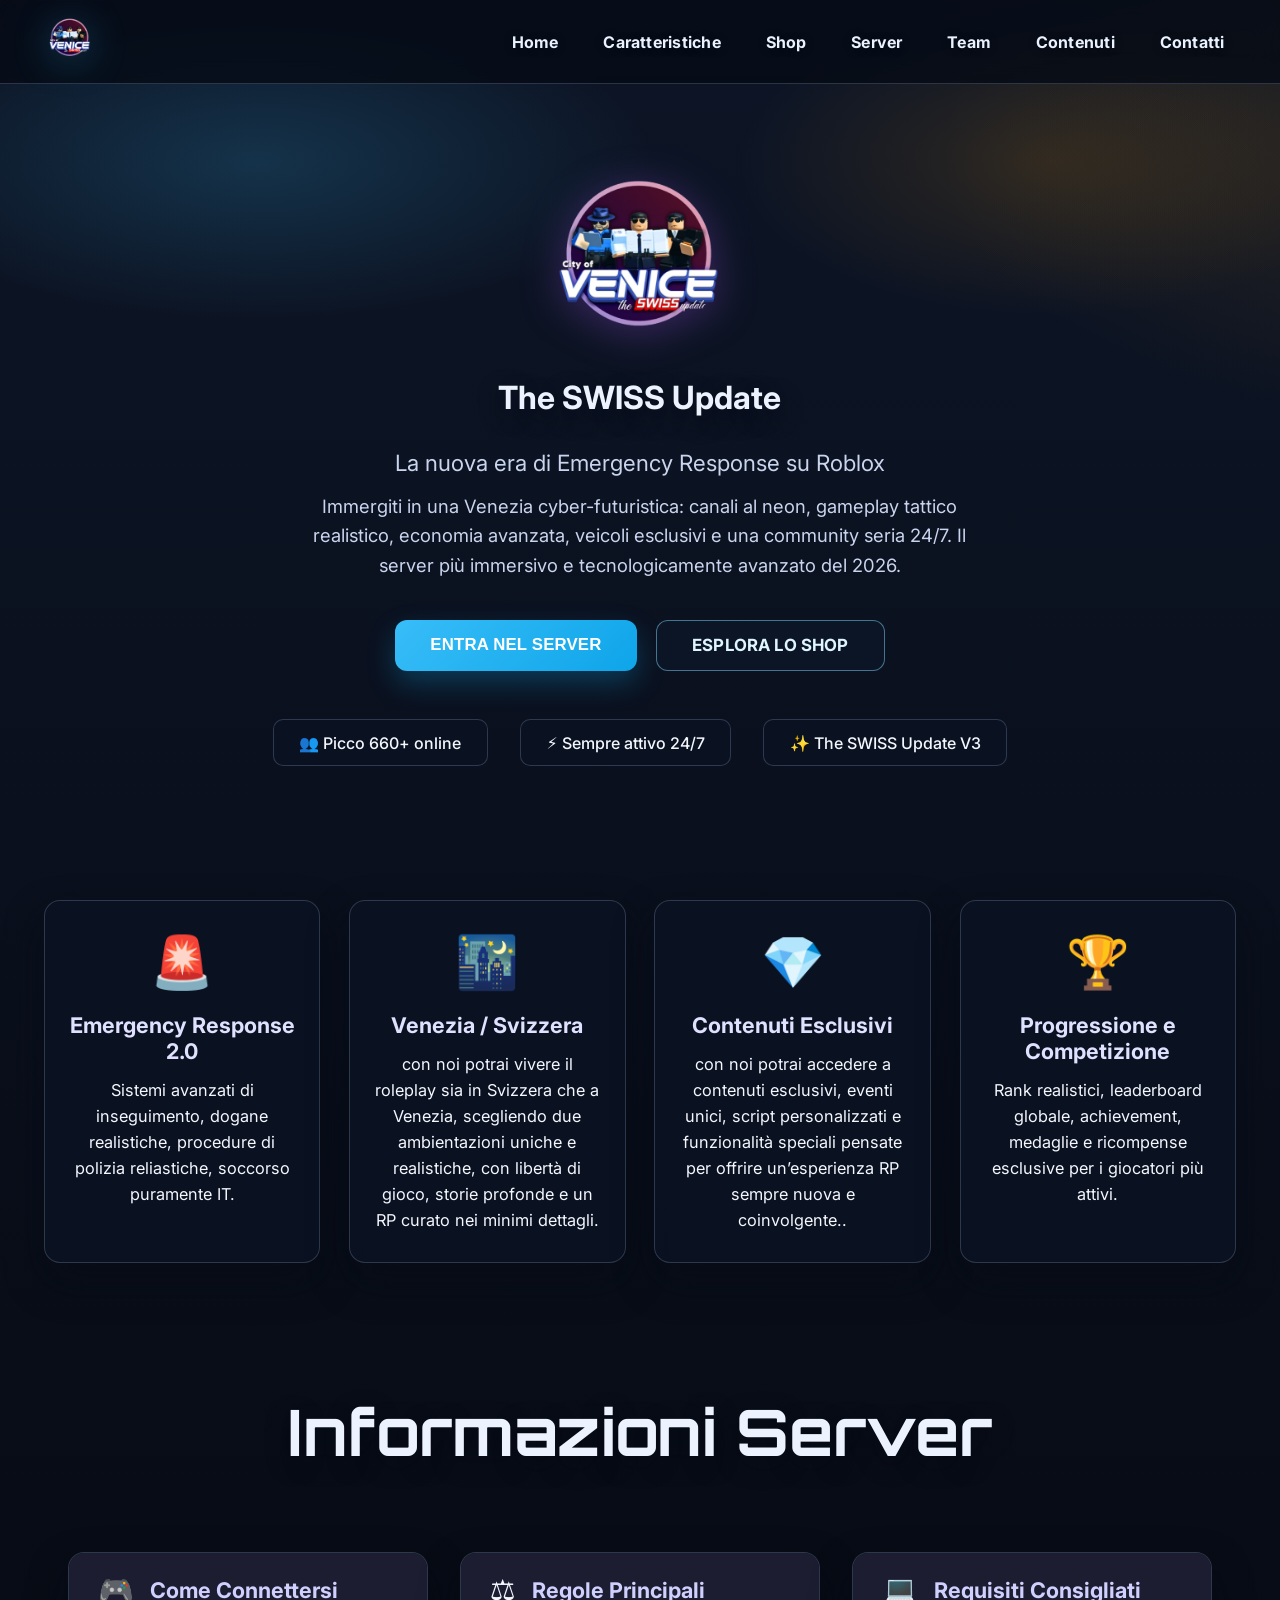
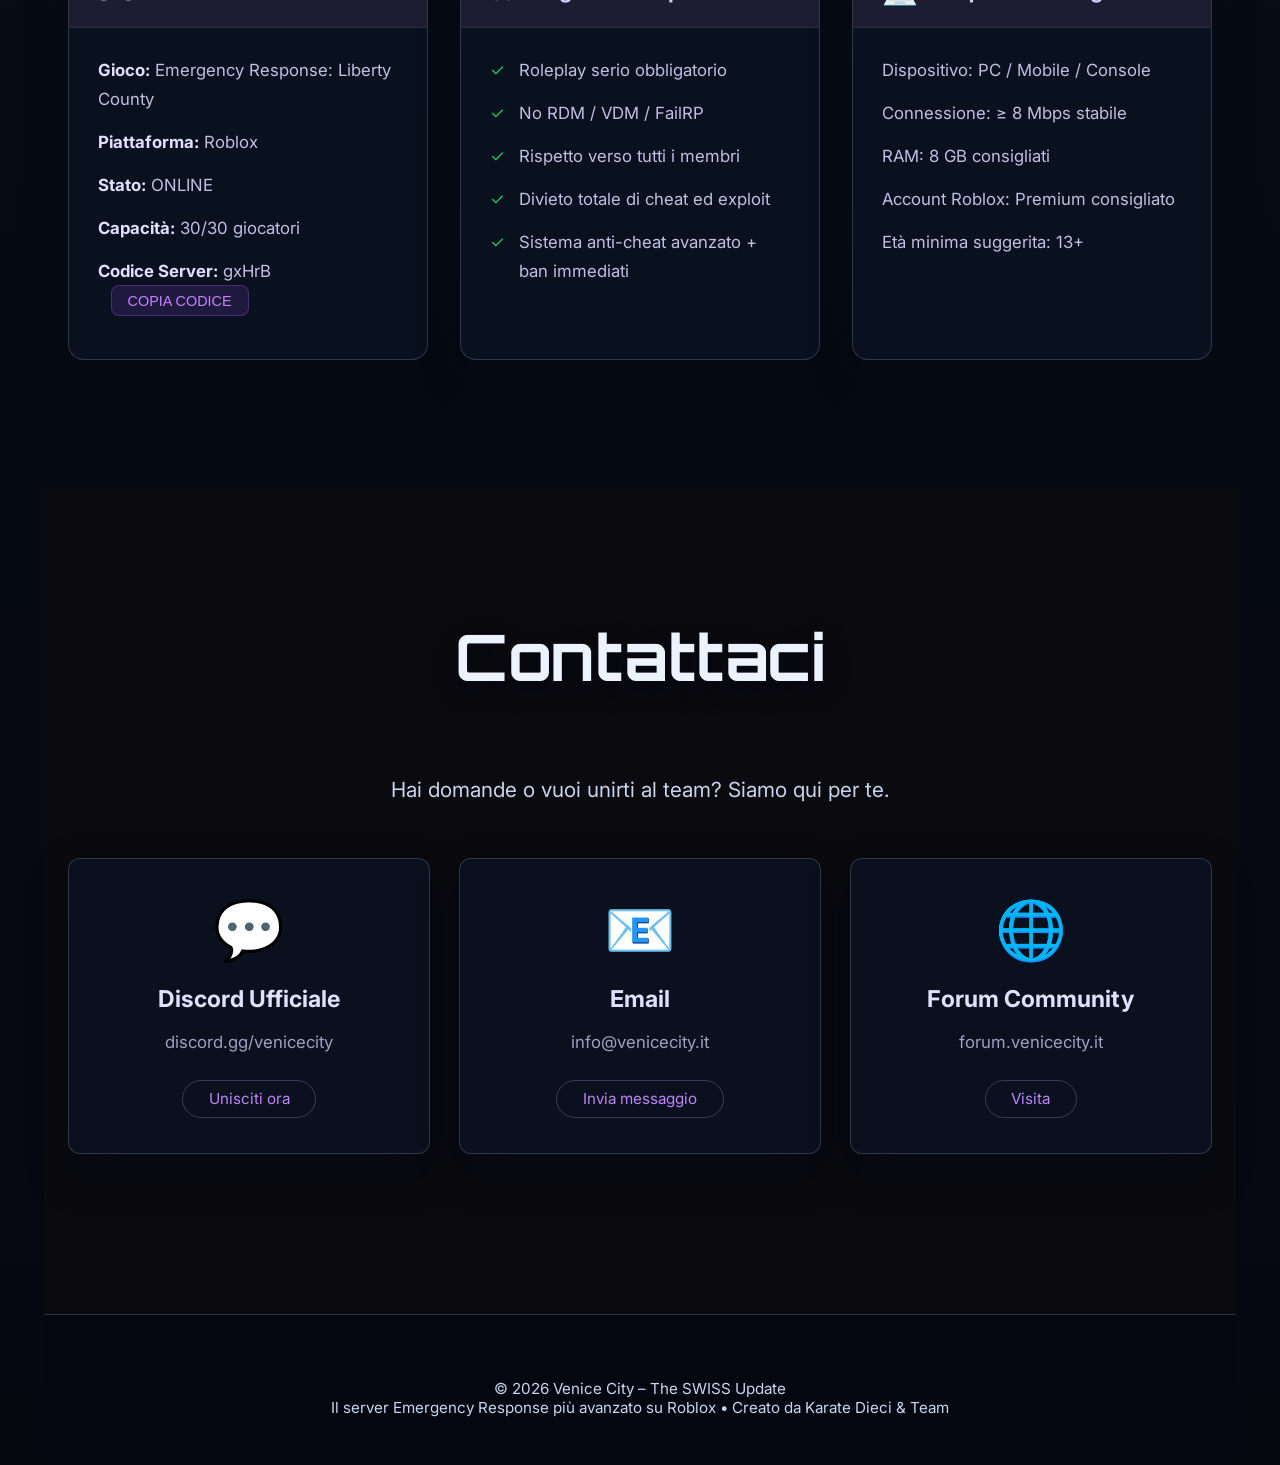
<file: index.html>
﻿<!DOCTYPE html>
<html lang="it">
<head>
    <meta charset="UTF-8">
    <meta name="viewport" content="width=device-width, initial-scale=1.0">
    <title>Venice City - The SWISS Update</title>
    <link rel="stylesheet" href="styles.css">
    <link href="https://fonts.googleapis.com/css2?family=Inter:wght@400;500;600;700&family=Orbitron:wght@700;900&display=swap" rel="stylesheet">
</head>
<body>

    <!-- Navbar -->
    <nav class="navbar">
        <div class="container">
            <div class="nav-content">
                <div class="logo">
                    <img src="venice-logo.png" alt="Venice City" class="logo-img">
                </div>
                <ul class="nav-links">
                    <li><a href="index.html" class="nav-link active">Home</a></li>
                    <li><a href="features.html" class="nav-link">Caratteristiche</a></li>
                    <li><a href="shop.html" class="nav-link">Shop</a></li>
                    <li><a href="server.html" class="nav-link">Server</a></li>
                    <li><a href="team.html" class="nav-link">Team</a></li>
                    <li><a href="contenuti.html" class="nav-link">Contenuti</a></li>
                    <li><a href="#contact" class="nav-link">Contatti</a></li>
                </ul>
                <div class="hamburger">
                    <span></span>
                    <span></span>
                    <span></span>
                </div>
            </div>
        </div>
    </nav>

    <!-- Hero Section - FIX: padding alto per non essere coperta dalla navbar -->
    <section id="home" class="hero">
        <div class="hero-content">
            <img src="venice-logo.png" alt="City of Venice - The SWISS Update" class="hero-logo">
            
            <h1 class="hero-title-subtitle">The SWISS Update</h1>
            <p class="hero-subtitle">La nuova era di Emergency Response su Roblox</p>
            <p class="hero-description">
                Immergiti in una Venezia cyber-futuristica: canali al neon, gameplay tattico realistico, 
                economia avanzata, veicoli esclusivi e una community seria 24/7.  
                Il server più immersivo e tecnologicamente avanzato del 2026.
            </p>
            <div class="hero-buttons">
                <button class="btn btn-primary" onclick="scrollToSection('#server')">ENTRA NEL SERVER</button>
                <a href="shop.html" class="btn btn-secondary">ESPLORA LO SHOP</a>
            </div>
            <div class="hero-stats">
                <div class="hero-stat">👥 Picco 660+ online</div>
                <div class="hero-stat">⚡ Sempre attivo 24/7</div>
                <div class="hero-stat">✨ The SWISS Update V3</div>
            </div>
        </div>
    </section>

     <!-- Sezione caratteristiche -->
    <section class="features-section">
        <div class="container">
            <div class="features-grid">

                <!-- Card 1 -->
                <div class="feature-card glass">
                    <div class="feature-icon neon-icon">🚨</div>
                    <h3> Emergency Response 2.0</h3>
                    <p>Sistemi avanzati di inseguimento, dogane realistiche, procedure di polizia reliastiche, soccorso puramente IT.</p>
                </div>

                <!-- Card 2 -->
                <div class="feature-card glass">
                    <div class="feature-icon neon-icon">🌃</div>
                    <h3>Venezia / Svizzera</h3>
                    <p>con noi potrai vivere il roleplay sia in Svizzera che a Venezia, scegliendo due ambientazioni uniche e realistiche, con libertà di gioco, storie profonde e un RP curato nei minimi dettagli.</p>
                </div>

                <!-- Card 3 -->
                <div class="feature-card glass">
                    <div class="feature-icon neon-icon">💎</div>
                    <h3>Contenuti Esclusivi</h3>
                    <p>con noi potrai accedere a contenuti esclusivi, eventi unici, script personalizzati e funzionalità speciali pensate per offrire un’esperienza RP sempre nuova e coinvolgente..</p>
                </div>

                <!-- Card 4 -->
                <div class="feature-card glass">
                    <div class="feature-icon neon-icon">🏆</div>
                    <h3>Progressione e Competizione</h3>
                    <p>Rank realistici, leaderboard globale, achievement, medaglie e ricompense esclusive per i giocatori più attivi.</p>
                </div>

            </div>

    <!-- Server Info Section -->
    <section id="server" class="server-info">
        <div class="container">
            <h2 class="section-title">Informazioni Server</h2>
            <div class="server-grid">
                <div class="server-card">
                    <div class="card-header">
                        <span class="card-icon">🎮</span>
                        <h3>Come Connettersi</h3>
                    </div>
                    <div class="card-content">
                        <ul class="info-list">
                            <li><strong>Gioco:</strong> Emergency Response: Liberty County</li>
                            <li><strong>Piattaforma:</strong> Roblox</li>
                            <li><strong>Stato:</strong> ONLINE</li>
                            <li><strong>Capacità:</strong> 30/30 giocatori</li>
                            <li>
                                <strong>Codice Server:</strong> gxHrB
                                <button class="btn-copy" onclick="copyToClipboard('gxHrB')">COPIA CODICE</button>
                            </li>
                        </ul>
                    </div>
                </div>

                <div class="server-card">
                    <div class="card-header">
                        <span class="card-icon">⚖️</span>
                        <h3>Regole Principali</h3>
                    </div>
                    <div class="card-content">
                        <ul class="info-list rules-list">
                            <li>Roleplay serio obbligatorio</li>
                            <li>No RDM / VDM / FailRP</li>
                            <li>Rispetto verso tutti i membri</li>
                            <li>Divieto totale di cheat ed exploit</li>
                            <li>Sistema anti-cheat avanzato + ban immediati</li>
                        </ul>
                    </div>
                </div>

                <div class="server-card">
                    <div class="card-header">
                        <span class="card-icon">💻</span>
                        <h3>Requisiti Consigliati</h3>
                    </div>
                    <div class="card-content">
                        <ul class="info-list">
                            <li>Dispositivo: PC / Mobile / Console</li>
                            <li>Connessione: ≥ 8 Mbps stabile</li>
                            <li>RAM: 8 GB consigliati</li>
                            <li>Account Roblox: Premium consigliato</li>
                            <li>Età minima suggerita: 13+</li>
                        </ul>
                    </div>
                </div>
            </div>
        </div>
    </section>

    <!-- Contact Section -->
    <section id="contact" class="contact">
        <div class="container">
            <h2 class="section-title">Contattaci</h2>
            <p class="section-subtitle">Hai domande o vuoi unirti al team? Siamo qui per te.</p>
            <div class="contact-grid">
                <a href="https://discord.gg/H22nMerW3e" target="_blank" class="contact-card">
                    <div class="contact-icon">💬</div>
                    <h3>Discord Ufficiale</h3>
                    <p>discord.gg/venicecity</p>
                    <span class="contact-action">Unisciti ora</span>
                </a>

                <a href="mailto:info@venicecity.it" class="contact-card">
                    <div class="contact-icon">📧</div>
                    <h3>Email</h3>
                    <p>info@venicecity.it</p>
                    <span class="contact-action">Invia messaggio</span>
                </a>

                <a href="forum.html" class="contact-card">
                    <div class="contact-icon">🌐</div>
                    <h3>Forum Community</h3>
                    <p>forum.venicecity.it</p>
                    <span class="contact-action">Visita</span>
                </a>
            </div>
        </div>
    </section>

    <!-- Footer -->
    <footer class="footer">
        <div class="container">
            <p>© 2026 Venice City – The SWISS Update</p>
            <p>Il server Emergency Response più avanzato su Roblox • Creato da Karate Dieci & Team</p>
        </div>
    </footer>

    <script src="script.js"></script>
</body>
</html>
</file>
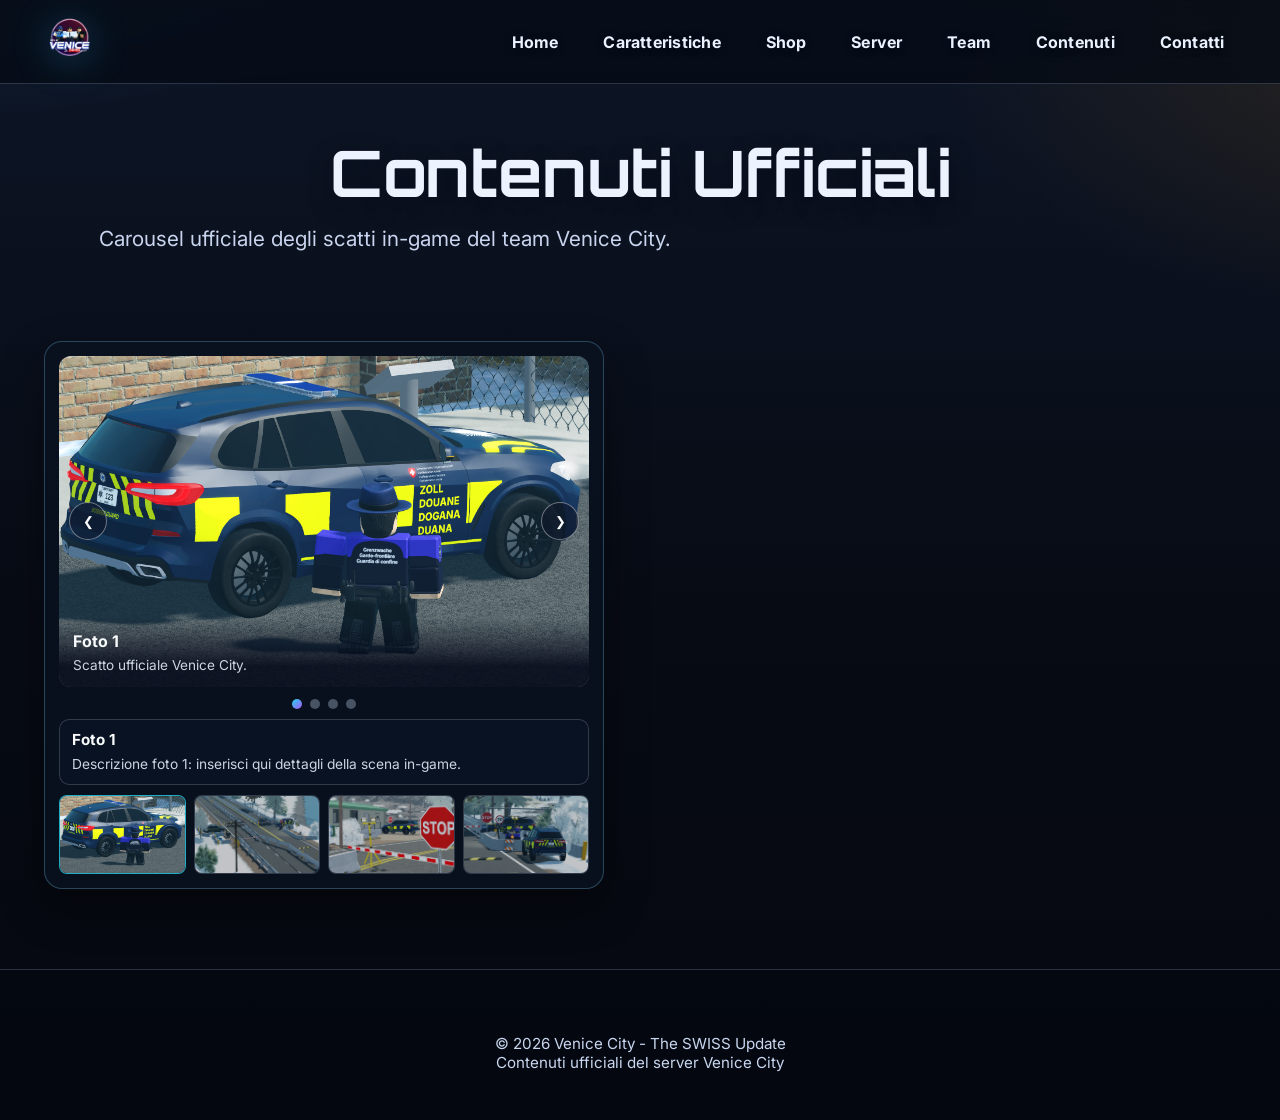
<file: contenuti.html>
﻿<!DOCTYPE html>
<html lang="it">
<head>
    <meta charset="UTF-8">
    <meta name="viewport" content="width=device-width, initial-scale=1.0">
    <title>Contenuti Ufficiali - Venice City</title>
    <link rel="stylesheet" href="styles.css">
    <link href="https://fonts.googleapis.com/css2?family=Inter:wght@400;500;600;700&family=Orbitron:wght@700;900&display=swap" rel="stylesheet">
</head>
<body>
    <nav class="navbar">
        <div class="container">
            <div class="nav-content">
                <div class="logo">
                    <img src="venice-logo.png" alt="City of Venice - The SWISS Update" class="logo-img">
                </div>
                <ul class="nav-links">
                    <li><a href="index.html" class="nav-link">Home</a></li>
                    <li><a href="features.html" class="nav-link">Caratteristiche</a></li>
                    <li><a href="shop.html" class="nav-link">Shop</a></li>
                    <li><a href="server.html" class="nav-link">Server</a></li>
                    <li><a href="team.html" class="nav-link">Team</a></li>
                    <li><a href="contenuti.html" class="nav-link active">Contenuti</a></li>
                    <li><a href="index.html#contact" class="nav-link">Contatti</a></li>
                </ul>
                <div class="hamburger">
                    <span></span>
                    <span></span>
                    <span></span>
                </div>
            </div>
        </div>
    </nav>

    <section class="official-hero">
        <div class="container">
            <h1 class="section-title">Contenuti Ufficiali</h1>
            <p class="section-subtitle">Carousel ufficiale degli scatti in-game del team Venice City.</p>
        </div>
    </section>

    <section class="carousel-section">
        <div class="container">
            <div class="carousel-shell">
                <div class="carousel-viewport" id="carousel-viewport" aria-live="polite">
                    <article class="slide active" data-name="Foto 1">
                        <img src="Foto 1.png" alt="Foto 1">
                        <div class="slide-overlay">
                            <h2 class="slide-title">Foto 1</h2>
                            <p class="slide-sub">Scatto ufficiale Venice City.</p>
                        </div>
                    </article>

                    <article class="slide" data-name="Foto 2">
                        <img src="Foto 2.png" alt="Foto 2">
                        <div class="slide-overlay">
                            <h2 class="slide-title">Foto 2</h2>
                            <p class="slide-sub">Scatto ufficiale Venice City.</p>
                        </div>
                    </article>

                    <article class="slide" data-name="Foto 3">
                        <img src="Foto 3.png" alt="Foto 3">
                        <div class="slide-overlay">
                            <h2 class="slide-title">Foto 3</h2>
                            <p class="slide-sub">Scatto ufficiale Venice City.</p>
                        </div>
                    </article>

                    <article class="slide" data-name="Foto 4">
                        <img src="Foto 4.png" alt="Foto 4">
                        <div class="slide-overlay">
                            <h2 class="slide-title">Foto 4</h2>
                            <p class="slide-sub">Scatto ufficiale Venice City.</p>
                        </div>
                    </article>

                    <button class="carousel-control prev" id="carousel-prev" aria-label="Slide precedente">&#10094;</button>
                    <button class="carousel-control next" id="carousel-next" aria-label="Slide successiva">&#10095;</button>
                </div>

                <div class="carousel-dots" id="carousel-dots" aria-label="Navigazione slide"></div>
                <div class="carousel-caption-box">
                    <h3 id="caption-title">Foto 1</h3>
                    <p id="caption-text">Descrizione foto 1: inserisci qui dettagli della scena in-game.</p>
                </div>

                <div class="thumb-row" id="thumb-row">
                    <button class="thumb active" data-index="0" aria-label="Apri Foto 1">
                        <img src="Foto 1.png" alt="Miniatura Foto 1">
                        <span>Foto 1</span>
                    </button>
                    <button class="thumb" data-index="1" aria-label="Apri Foto 2">
                        <img src="Foto 2.png" alt="Miniatura Foto 2">
                        <span>Foto 2</span>
                    </button>
                    <button class="thumb" data-index="2" aria-label="Apri Foto 3">
                        <img src="Foto 3.png" alt="Miniatura Foto 3">
                        <span>Foto 3</span>
                    </button>
                    <button class="thumb" data-index="3" aria-label="Apri Foto 4">
                        <img src="Foto 4.png" alt="Miniatura Foto 4">
                        <span>Foto 4</span>
                    </button>
                </div>
            </div>
        </div>
    </section>

    <footer class="footer">
        <div class="container">
            <p>&copy; 2026 Venice City - The SWISS Update</p>
            <p>Contenuti ufficiali del server Venice City</p>
        </div>
    </footer>

    <script src="script.js"></script>
    <script>
        const slides = Array.from(document.querySelectorAll('.slide'));
        const dotsWrap = document.getElementById('carousel-dots');
        const thumbs = Array.from(document.querySelectorAll('.thumb'));
        const nextBtn = document.getElementById('carousel-next');
        const prevBtn = document.getElementById('carousel-prev');
        const captionTitle = document.getElementById('caption-title');
        const captionText = document.getElementById('caption-text');
        const descriptions = [
            'Descrizione foto 1: inserisci qui dettagli della scena in-game.',
            'Descrizione foto 2: inserisci qui dettagli della scena in-game.',
            'Descrizione foto 3: inserisci qui dettagli della scena in-game.',
            'Descrizione foto 4: inserisci qui dettagli della scena in-game.'
        ];
        let currentIndex = 0;
        let autoTimer;

        slides.forEach((_, i) => {
            const dot = document.createElement('button');
            dot.className = i === 0 ? 'dot active' : 'dot';
            dot.type = 'button';
            dot.setAttribute('aria-label', `Vai a Foto ${i + 1}`);
            dot.addEventListener('click', () => {
                goTo(i);
                resetAuto();
            });
            dotsWrap.appendChild(dot);
        });

        const dots = Array.from(document.querySelectorAll('.dot'));

        function goTo(index) {
            currentIndex = (index + slides.length) % slides.length;
            slides.forEach((slide, i) => slide.classList.toggle('active', i === currentIndex));
            dots.forEach((dot, i) => dot.classList.toggle('active', i === currentIndex));
            thumbs.forEach((thumb, i) => thumb.classList.toggle('active', i === currentIndex));
            captionTitle.textContent = `Foto ${currentIndex + 1}`;
            captionText.textContent = descriptions[currentIndex];
        }

        function nextSlide() {
            goTo(currentIndex + 1);
        }

        function prevSlide() {
            goTo(currentIndex - 1);
        }

        function startAuto() {
            autoTimer = setInterval(nextSlide, 4500);
        }

        function resetAuto() {
            clearInterval(autoTimer);
            startAuto();
        }

        nextBtn.addEventListener('click', () => {
            nextSlide();
            resetAuto();
        });

        prevBtn.addEventListener('click', () => {
            prevSlide();
            resetAuto();
        });

        thumbs.forEach((thumb, i) => {
            thumb.addEventListener('click', () => {
                goTo(i);
                resetAuto();
            });
        });

        document.addEventListener('keydown', e => {
            if (e.key === 'ArrowRight') {
                nextSlide();
                resetAuto();
            }
            if (e.key === 'ArrowLeft') {
                prevSlide();
                resetAuto();
            }
        });

        startAuto();
    </script>
</body>
</html>
</file>
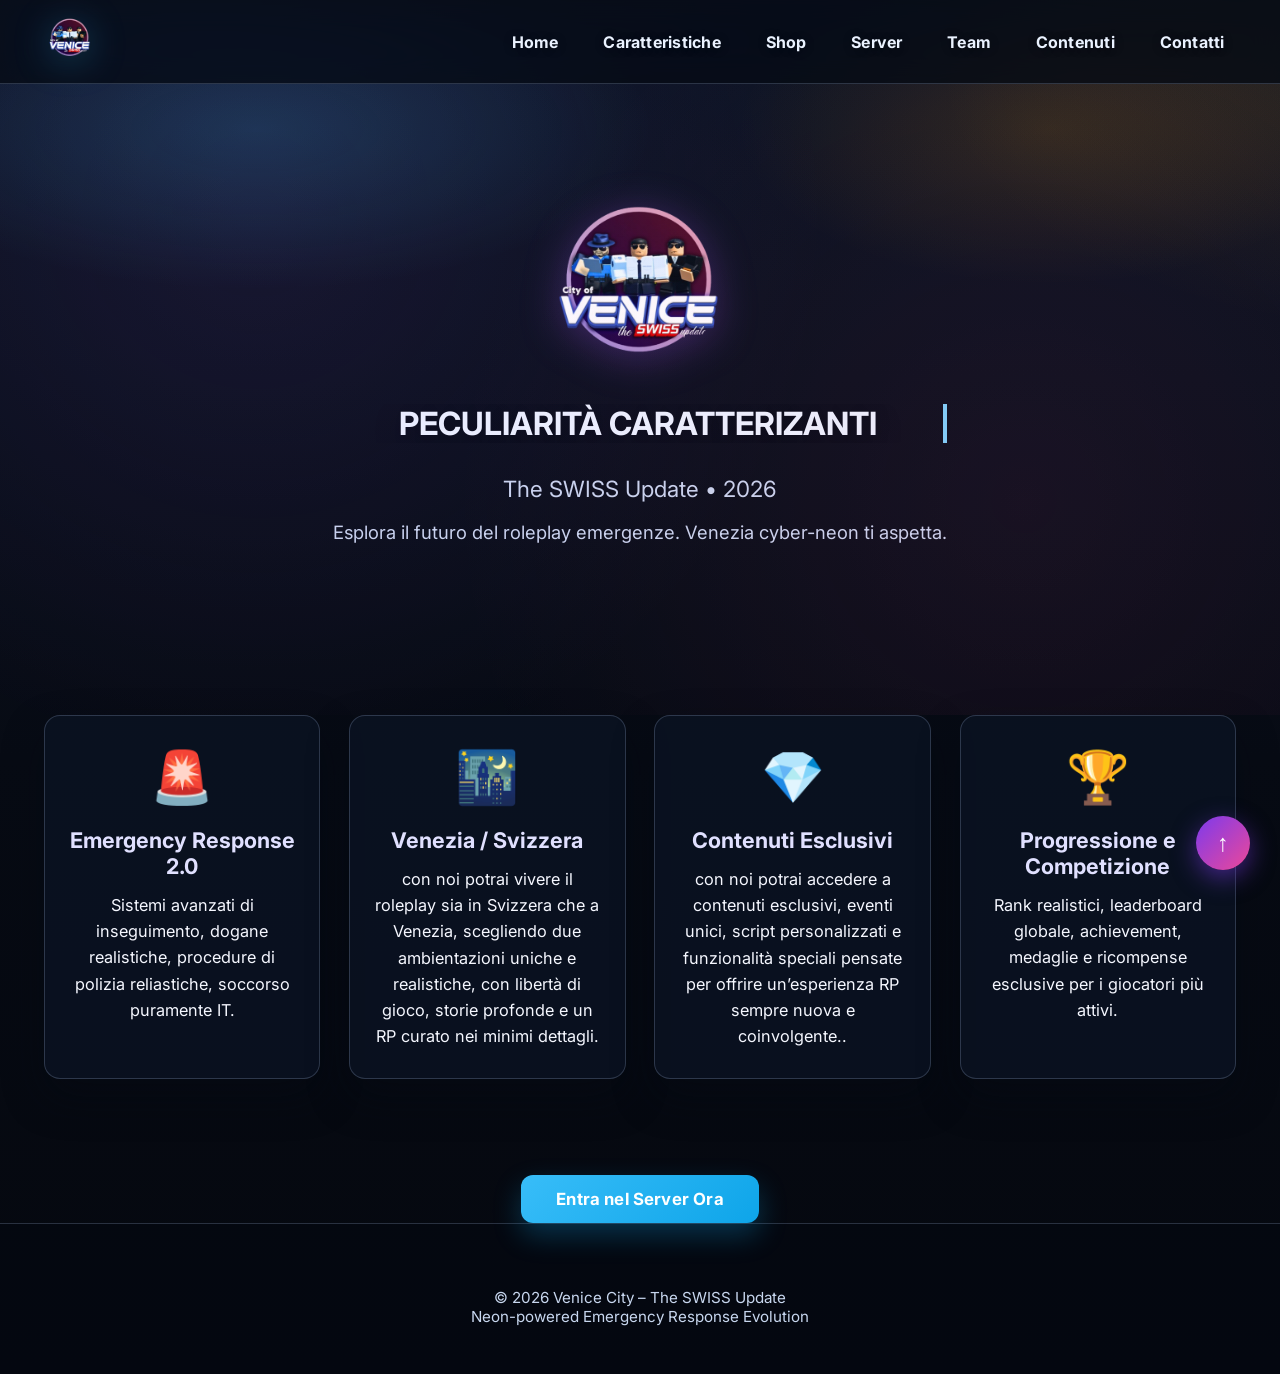
<file: features.html>
﻿<!DOCTYPE html>
<html lang="it">
<head>
    <meta charset="UTF-8">
    <meta name="viewport" content="width=device-width, initial-scale=1.0">
    <title>Caratteristiche • Venice City • The SWISS Update</title>
    <link rel="stylesheet" href="styles.css">
    <link href="https://fonts.googleapis.com/css2?family=Inter:wght@400;500;600;700&family=Orbitron:wght@700;900&display=swap" rel="stylesheet">
</head>
<body>

    <!-- Navbar -->
    <nav class="navbar">
        <div class="container">
            <div class="nav-content">
                <div class="logo">
                    <img src="venice-logo.png" alt="Venice City" class="logo-img">
                </div>
                <ul class="nav-links">
                    <li><a href="index.html" class="nav-link">Home</a></li>
                    <li><a href="features.html" class="nav-link active">Caratteristiche</a></li>
                    <li><a href="shop.html" class="nav-link">Shop</a></li>
                    <li><a href="server.html" class="nav-link">Server</a></li>
                    <li><a href="team.html" class="nav-link">Team</a></li>
                    <li><a href="contenuti.html" class="nav-link">Contenuti</a></li>
                    <li><a href="index.html#contact" class="nav-link">Contatti</a></li>
                </ul>
                <div class="hamburger">
                    <span></span>
                    <span></span>
                    <span></span>
                </div>
            </div>
        </div>
    </nav>

    <!-- Hero con logo grande e animato -->
    <section class="hero features-hero">
        <div class="hero-content">
            <img src="venice-logo.png" alt="Venice City Logo" class="hero-logo neon-float">
            <h1 class="hero-title-subtitle typing-effect">PECULIARITÀ CARATTERIZANTI</h1>
            <p class="hero-subtitle">The SWISS Update • 2026</p>
            <p class="hero-description">
                Esplora il futuro del roleplay emergenze. Venezia cyber-neon ti aspetta.
            </p>
        </div>
        <div class="neon-particles"></div>
    </section>

    <!-- Sezione caratteristiche -->
    <section class="features-section">
        <div class="container">
            <div class="features-grid">

                <!-- Card 1 -->
                <div class="feature-card glass">
                    <div class="feature-icon neon-icon">🚨</div>
                    <h3> Emergency Response 2.0</h3>
                    <p>Sistemi avanzati di inseguimento, dogane realistiche, procedure di polizia reliastiche, soccorso puramente IT.</p>
                </div>

                <!-- Card 2 -->
                <div class="feature-card glass">
                    <div class="feature-icon neon-icon">🌃</div>
                    <h3>Venezia / Svizzera</h3>
                    <p>con noi potrai vivere il roleplay sia in Svizzera che a Venezia, scegliendo due ambientazioni uniche e realistiche, con libertà di gioco, storie profonde e un RP curato nei minimi dettagli.</p>
                </div>

                <!-- Card 3 -->
                <div class="feature-card glass">
                    <div class="feature-icon neon-icon">💎</div>
                    <h3>Contenuti Esclusivi</h3>
                    <p>con noi potrai accedere a contenuti esclusivi, eventi unici, script personalizzati e funzionalità speciali pensate per offrire un’esperienza RP sempre nuova e coinvolgente..</p>
                </div>

                <!-- Card 4 -->
                <div class="feature-card glass">
                    <div class="feature-icon neon-icon">🏆</div>
                    <h3>Progressione e Competizione</h3>
                    <p>Rank realistici, leaderboard globale, achievement, medaglie e ricompense esclusive per i giocatori più attivi.</p>
                </div>

            </div>

            <!-- Pulsante finale -->
            <div class="features-cta">
                <a href="server.html" class="btn btn-primary ripple-btn">Entra nel Server Ora</a>
            </div>
        </div>
    </section>

    <!-- Footer -->
    <footer class="footer">
        <div class="container">
            <p>© 2026 Venice City – The SWISS Update</p>
            <p>Neon-powered Emergency Response Evolution</p>
        </div>
    </footer>

    <script src="script.js"></script>
</body>
</html>
</file>
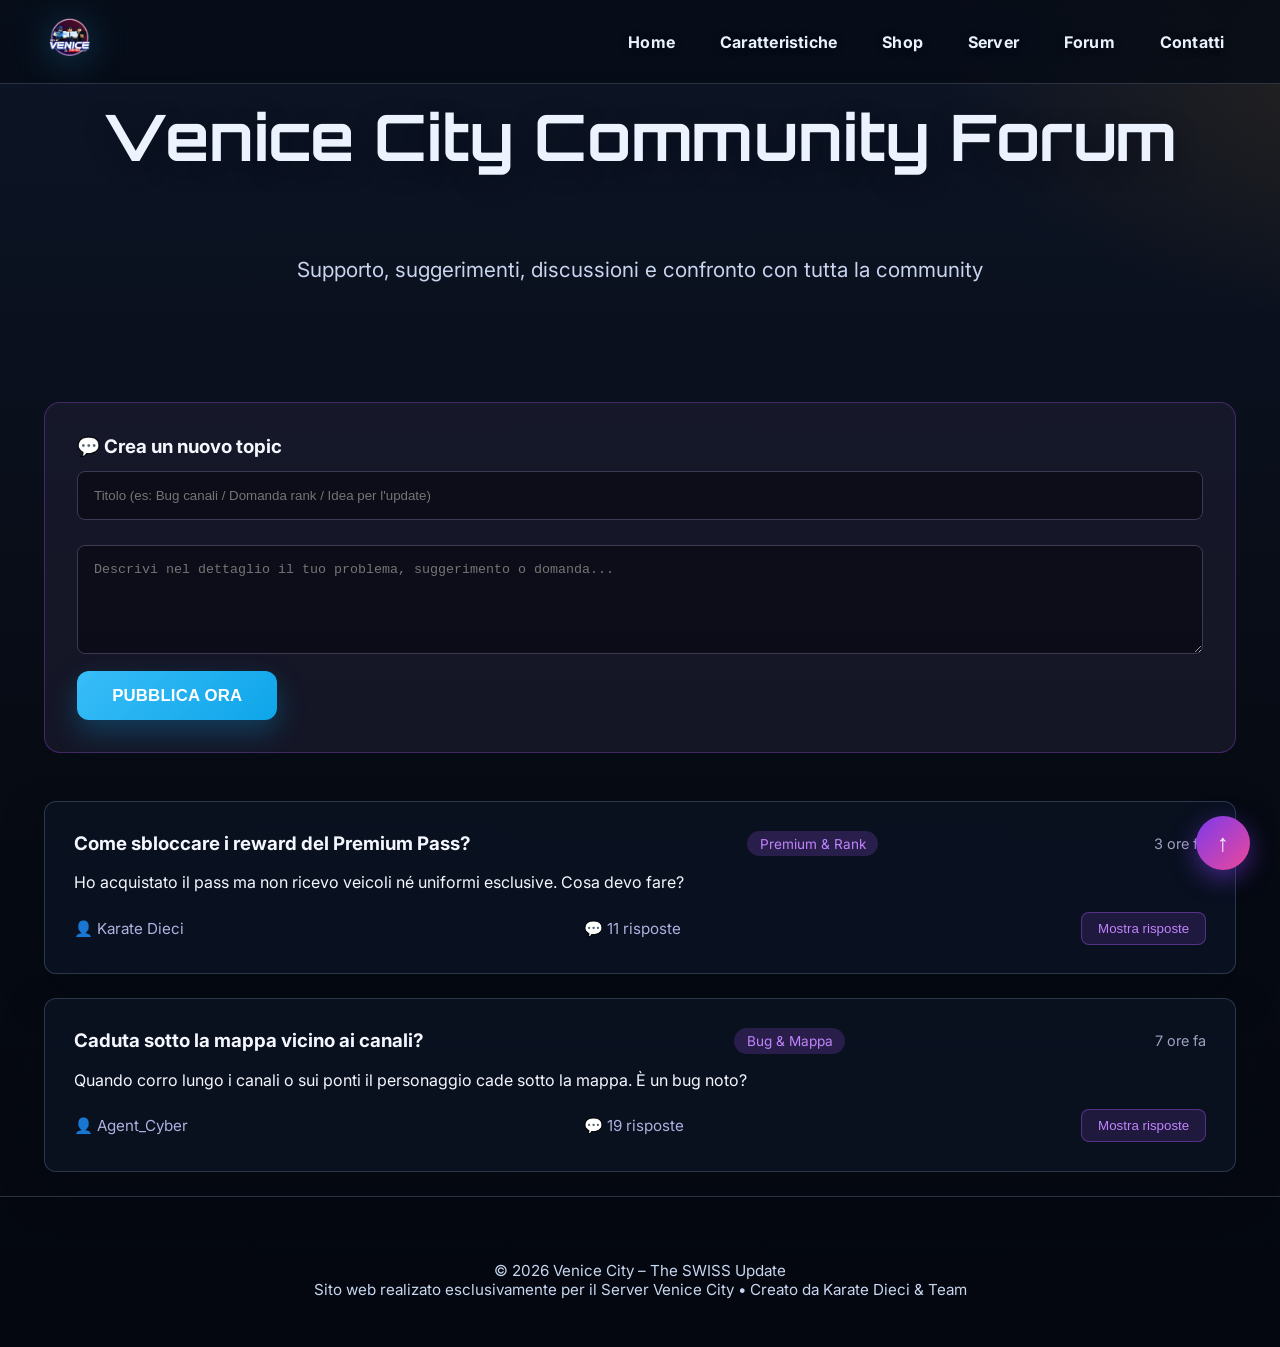
<file: forum.html>
﻿<!DOCTYPE html>
<html lang="it">
<head>
    <meta charset="UTF-8">
    <meta name="viewport" content="width=device-width, initial-scale=1.0">
    <title>Forum - Venice City</title>
    <link rel="stylesheet" href="styles.css">
    <link href="https://fonts.googleapis.com/css2?family=Inter:wght@400;500;600;700&family=Orbitron:wght@700;900&display=swap" rel="stylesheet">
</head>
<body>

    <!-- Navbar -->
    <nav class="navbar">
        <div class="container">
            <div class="nav-content">
                <div class="logo">
                    <img src="venice-logo.png" alt="Venice City" class="logo-img">
                </div>
                <ul class="nav-links">
                    <li><a href="index.html" class="nav-link">Home</a></li>
                    <li><a href="features.html" class="nav-link">Caratteristiche</a></li>
                    <li><a href="shop.html" class="nav-link">Shop</a></li>
                    <li><a href="server.html" class="nav-link">Server</a></li>
                    <li><a href="forum.html" class="nav-link active">Forum</a></li>
                    <li><a href="index.html#contact" class="nav-link">Contatti</a></li>
                </ul>
                <div class="hamburger">
                    <span></span>
                    <span></span>
                    <span></span>
                </div>
            </div>
        </div>
    </nav>

    <!-- Forum Hero -->
    <section class="forum-hero">
        <div class="container">
            <h1 class="section-title">Venice City Community Forum</h1>
            <p class="section-subtitle">Supporto, suggerimenti, discussioni e confronto con tutta la community</p>
        </div>
    </section>

    <!-- Forum Main -->
    <section class="forum-section">
        <div class="container">
            <!-- Nuovo Post Form -->
            <div class="new-post-box glass">
                <h3>💬 Crea un nuovo topic</h3>
                <form id="questionForm">
                    <input type="text" placeholder="Titolo (es: Bug canali / Domanda rank / Idea per l'update)" required>
                    <textarea placeholder="Descrivi nel dettaglio il tuo problema, suggerimento o domanda..." rows="5" required></textarea>
                    <button type="submit" class="btn btn-primary">PUBBLICA ORA</button>
                </form>
            </div>

            <!-- Lista Domande -->
            <div class="questions-list">
                <div class="question-card">
                    <div class="question-header">
                        <h3>Come sbloccare i reward del Premium Pass?</h3>
                        <span class="category">Premium & Rank</span>
                        <span class="date">3 ore fa</span>
                    </div>
                    <p class="question-preview">Ho acquistato il pass ma non ricevo veicoli né uniformi esclusive. Cosa devo fare?</p>
                    <div class="question-footer">
                        <span>👤 Karate Dieci</span>
                        <span>💬 11 risposte</span>
                        <button class="toggle-answer">Mostra risposte</button>
                    </div>
                    <div class="answers" style="display:none;">
                        <div class="answer">
                            <strong>Admin_Venice:</strong> Vai nel server discord Ufficiale, apri un ticket nel canale #supporto e fornisci il tuo username Roblox e la prova dell'acquisto. Il nostro team ti assisterà al più presto!
                        </div>
                    </div>
                </div>

                <div class="question-card">
                    <div class="question-header">
                        <h3>Caduta sotto la mappa vicino ai canali?</h3>
                        <span class="category">Bug & Mappa</span>
                        <span class="date">7 ore fa</span>
                    </div>
                    <p class="question-preview">Quando corro lungo i canali o sui ponti il personaggio cade sotto la mappa. È un bug noto?</p>
                    <div class="question-footer">
                        <span>👤 Agent_Cyber</span>
                        <span>💬 19 risposte</span>
                        <button class="toggle-answer">Mostra risposte</button>
                    </div>
                </div>
            </div>
        </div>
    </section>

    <script src="script.js"></script>
    <script>
        document.querySelectorAll('.toggle-answer').forEach(btn => {
            btn.addEventListener('click', () => {
                const answers = btn.parentElement.parentElement.querySelector('.answers');
                answers.style.display = answers.style.display === 'none' ? 'block' : 'none';
                btn.textContent = answers.style.display === 'none' ? 'Mostra risposte' : 'Nascondi risposte';
            });
        });

        document.getElementById('questionForm').addEventListener('submit', e => {
            e.preventDefault();
            alert('Topic pubblicato! (Il sistema completo richiede un backend)');
        });
    </script>
</body>
</html>

<!-- Footer -->
    <footer class="footer">
        <div class="container">
            <p>© 2026 Venice City – The SWISS Update</p>
            <p>Sito web realizato esclusivamente per il Server Venice City • Creato da Karate Dieci & Team</p>
        </div>
    </footer>
</file>
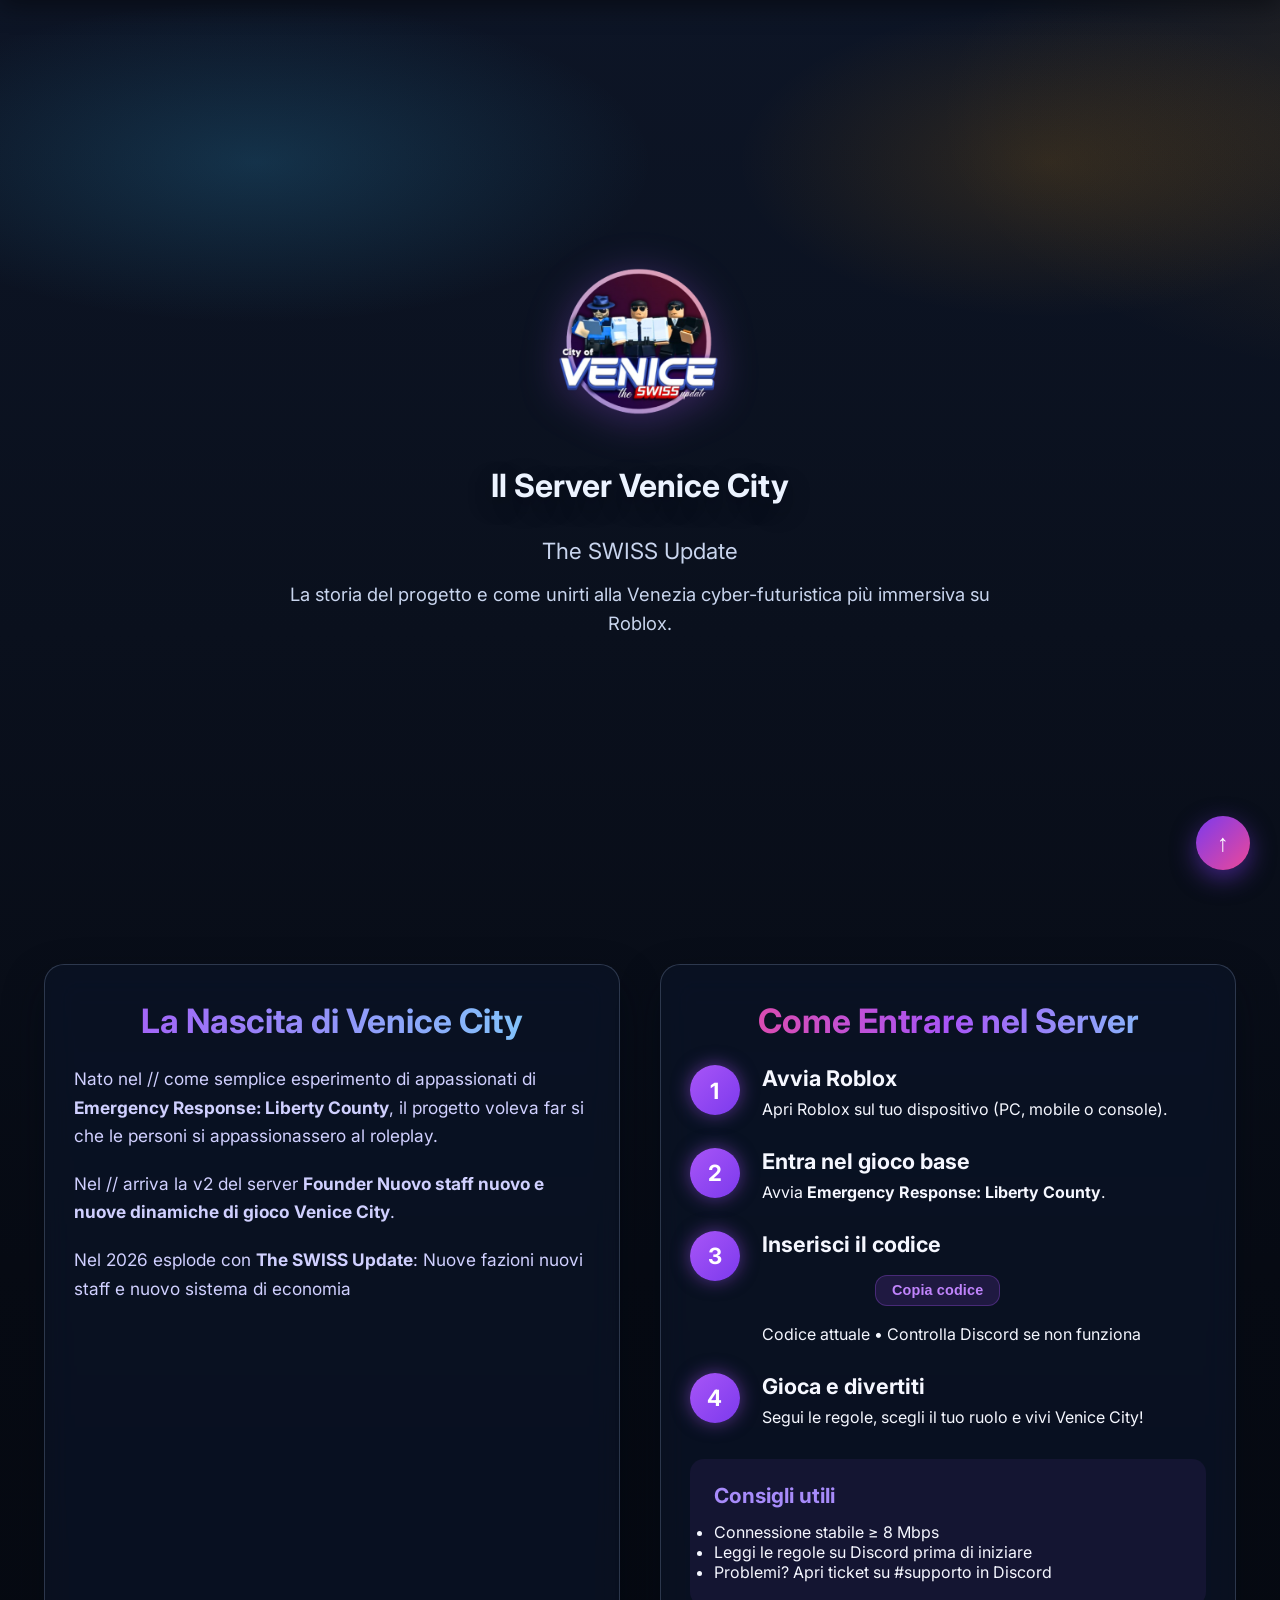
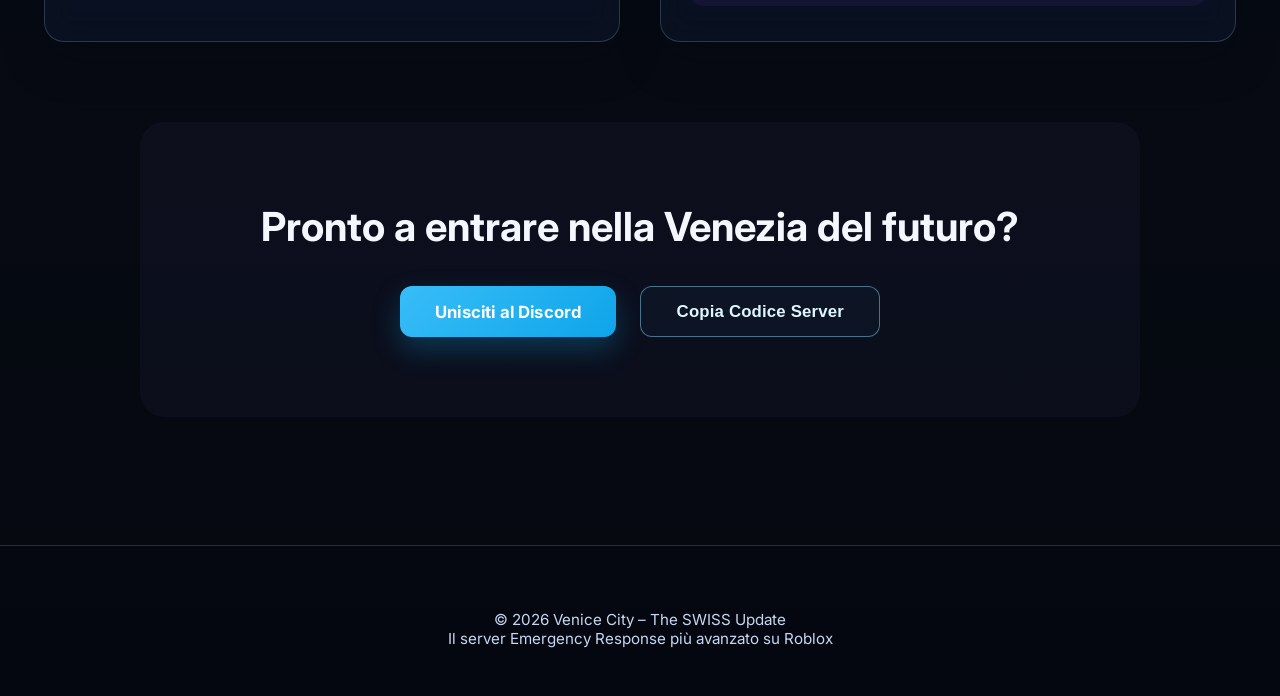
<file: server.html>
﻿<!DOCTYPE html>
<html lang="it">
<head>
    <meta charset="UTF-8">
    <meta name="viewport" content="width=device-width, initial-scale=1.0">
    <title>Server - Venice City | The SWISS Update</title>
    <link rel="stylesheet" href="styles.css">
    <link href="https://fonts.googleapis.com/css2?family=Inter:wght@400;500;600;700&family=Orbitron:wght@700;900&display=swap" rel="stylesheet">
</head>
<body>

    <!-- Navbar -->
    <nav class="navbar">
        <div class="container">
            <div class="nav-content">
                <div class="logo">
                    <img src="venice-logo.png" alt="Venice City" class="logo-img">
                </div>
                <ul class="nav-links">
                    <li><a href="index.html" class="nav-link">Home</a></li>
                    <li><a href="features.html" class="nav-link">Caratteristiche</a></li>
                    <li><a href="shop.html" class="nav-link">Shop</a></li>
                    <li><a href="server.html" class="nav-link active">Server</a></li>
                    <li><a href="team.html" class="nav-link">Team</a></li>
                    <li><a href="contenuti.html" class="nav-link">Contenuti</a></li>
                    <li><a href="index.html#contact" class="nav-link">Contatti</a></li>
                </ul>
                <div class="hamburger">
                    <span></span>
                    <span></span>
                    <span></span>
                </div>
            </div>
        </div>
    </nav>

    <!-- Hero -->
    <section class="hero">
        <div class="hero-content">
            <img src="venice-logo.png" alt="Venice City - The SWISS Update" class="hero-logo">
            <h1 class="hero-title-subtitle">Il Server Venice City</h1>
            <p class="hero-subtitle">The SWISS Update</p>
            <p class="hero-description">
                La storia del progetto e come unirti alla Venezia cyber-futuristica più immersiva su Roblox.
            </p>
        </div>
    </section>

    <!-- Layout principale: due box affiancate -->
    <section class="server-layout">
        <div class="container">
            <div class="layout-grid">

                <!-- Box sinistra: Storia -->
                <div class="story-box glass">
                    <h2 class="box-title">La Nascita di Venice City</h2>
                    <div class="box-content">
                        <p>
                            Nato nel // come semplice esperimento di appassionati di <strong>Emergency Response: Liberty County</strong>, 
                            il progetto voleva far si che le personi si appassionassero al roleplay.
                        </p>
                        <p>
                            Nel // arriva la v2 del server <strong>Founder Nuovo staff nuovo e nuove dinamiche di gioco</strong> 
                            <strong>Venice City</strong>.
                        </p>
                        <p>
                            Nel 2026 esplode con <strong>The SWISS Update</strong>: Nuove fazioni nuovi staff e nuovo sistema di economia
                        </p>
                    </div>
                </div>

                <!-- Box destra: Come entrare -->
                <div class="join-box glass">
                    <h2 class="box-title">Come Entrare nel Server</h2>
                    
                    <div class="join-steps">
                        <div class="step">
                            <div class="step-icon">1</div>
                            <div class="step-content">
                                <h3>Avvia Roblox</h3>
                                <p>Apri Roblox sul tuo dispositivo (PC, mobile o console).</p>
                            </div>
                        </div>

                        <div class="step">
                            <div class="step-icon">2</div>
                            <div class="step-content">
                                <h3>Entra nel gioco base</h3>
                                <p>Avvia <strong>Emergency Response: Liberty County</strong>.</p>
                            </div>
                        </div>

                        <div class="step">
                            <div class="step-icon">3</div>
                            <div class="step-content">
                                <h3>Inserisci il codice</h3>
                                <div class="code-container">
                                    <span class="server-code">gxHrB</span>
                                    <button class="btn btn-copy" onclick="copyToClipboard('gxHrB')">Copia codice</button>
                                </div>
                                <p class="note">Codice attuale • Controlla Discord se non funziona</p>
                            </div>
                        </div>

                        <div class="step">
                            <div class="step-icon">4</div>
                            <div class="step-content">
                                <h3>Gioca e divertiti</h3>
                                <p>Segui le regole, scegli il tuo ruolo e vivi Venice City!</p>
                            </div>
                        </div>
                    </div>

                    <div class="join-extra">
                        <h3>Consigli utili</h3>
                        <ul>
                            <li>Connessione stabile ≥ 8 Mbps</li>
                            <li>Leggi le regole su Discord prima di iniziare</li>
                            <li>Problemi? Apri ticket su #supporto in Discord</li>
                        </ul>
                    </div>
                </div>

            </div>

            <!-- CTA finale -->
            <div class="cta-section">
                <h2>Pronto a entrare nella Venezia del futuro?</h2>
                <div class="cta-buttons">
                    <a href="https://discord.gg/H22nMerW3e" target="_blank" class="btn btn-primary">Unisciti al Discord</a>
                    <button class="btn btn-secondary" onclick="copyToClipboard('gxHrB')">Copia Codice Server</button>
                </div>
            </div>
        </div>
    </section>

    <!-- Footer -->
    <footer class="footer">
        <div class="container">
            <p>© 2026 Venice City – The SWISS Update</p>
            <p>Il server Emergency Response più avanzato su Roblox</p>
        </div>
    </footer>

    <script src="script.js"></script>
    <script>
        function copyToClipboard(text) {
            navigator.clipboard.writeText(text).then(() => {
                
            }).catch(err => {
                
            });
        }
    </script>

</body>
</html>
</file>
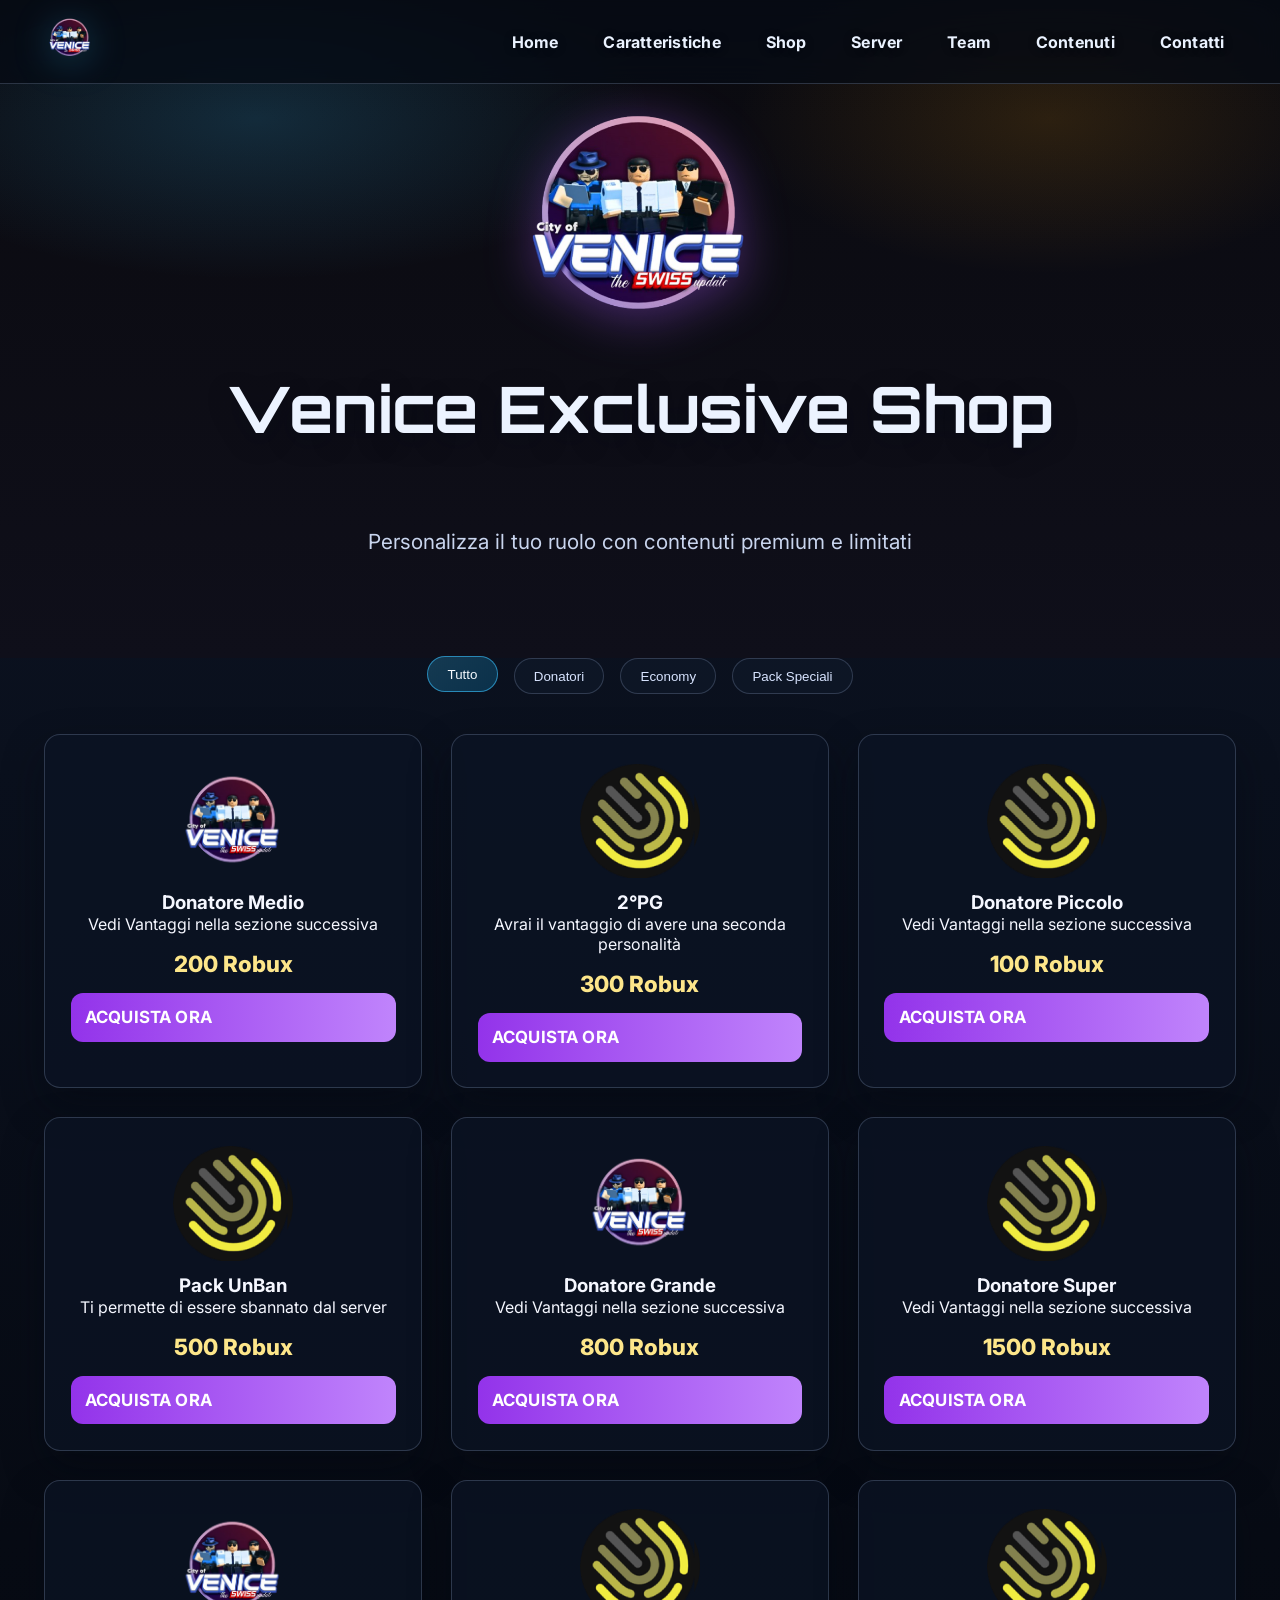
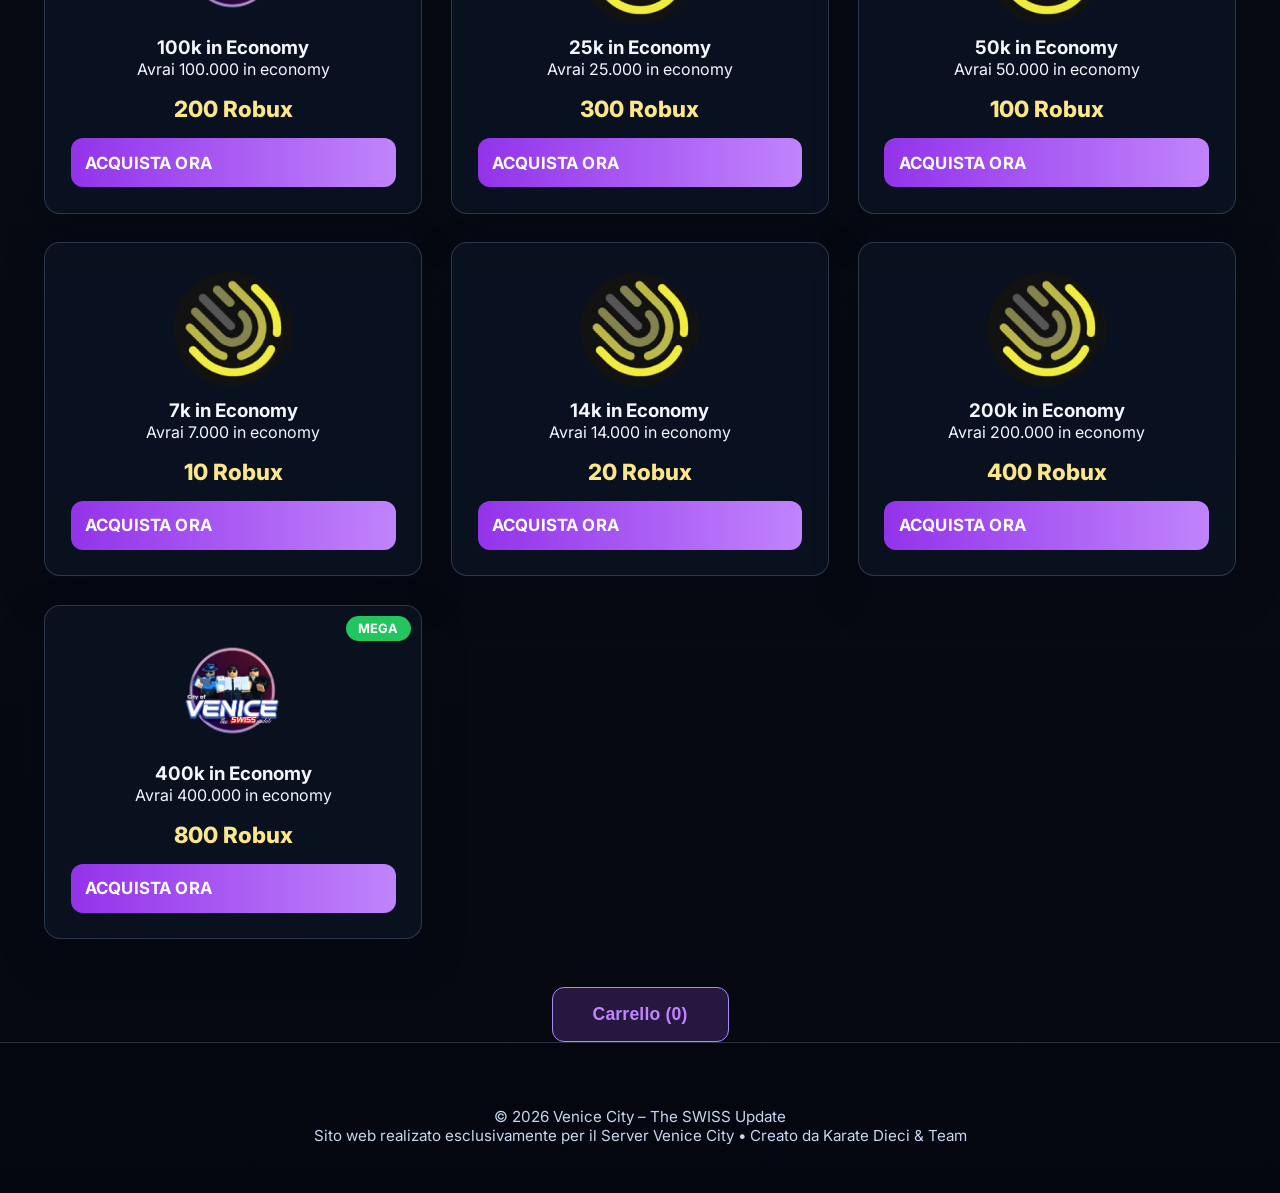
<file: shop.html>
﻿<!DOCTYPE html>
<html lang="it">
<head>
    <meta charset="UTF-8">
    <meta name="viewport" content="width=device-width, initial-scale=1.0">
    <title>Shop - Venice City</title>
    <link rel="stylesheet" href="styles.css">
    <link href="https://fonts.googleapis.com/css2?family=Inter:wght@400;500;600;700&family=Orbitron:wght@700;900&display=swap" rel="stylesheet">
</head>
<body>

    <!-- Navigation -->
    <nav class="navbar">
        <div class="container">
            <div class="nav-content">
                <div class="logo">
                    <img src="venice-logo.png" alt="City of Venice - The SWISS Update" class="logo-img">
                </div>
                <ul class="nav-links">
                    <li><a href="index.html" class="nav-link">Home</a></li>
                    <li><a href="features.html" class="nav-link">Caratteristiche</a></li>
                    <li><a href="shop.html" class="nav-link active">Shop</a></li>
                    <li><a href="server.html" class="nav-link">Server</a></li>
                    <li><a href="team.html" class="nav-link">Team</a></li>
                    <li><a href="contenuti.html" class="nav-link">Contenuti</a></li>
                    <li><a href="index.html#contact" class="nav-link">Contatti</a></li>
                </ul>
                <div class="hamburger">
                    <span></span>
                    <span></span>
                    <span></span>
                </div>
            </div>
        </div>
    </nav>

    <!-- Shop Hero -->
    <section class="shop-hero">
        <div class="container">
            <img src="venice-logo.png" alt="City of Venice - The SWISS Update" class="shop-hero-logo">
            <h1 class="section-title">Venice Exclusive Shop</h1>
            <p class="section-subtitle">Personalizza il tuo ruolo con contenuti premium e limitati</p>
        </div>
    </section>

    <!-- Shop Main -->
    <section class="shop-section">
        <div class="container">
            <div class="shop-filters">
                <button class="filter-btn active" data-category="all">Tutto</button>
                <button class="filter-btn" data-category="donatore">Donatori</button>
                <button class="filter-btn" data-category="economy">Economy</button>
                <button class="filter-btn" data-category="pack">Pack Speciali</button>
            </div>

           <div class="shop-grid">

  <!-- Sezione I Pass / Donatore ranks -->
  <div class="shop-item" data-category="donatore">
    <div class="item-image">
      <img src="venice-logo.png" alt="Venice City Logo">
    </div>
    <h3>Donatore Medio</h3>
    <p class="item-desc">Vedi Vantaggi nella sezione successiva</p>
    <div class="item-price">200 Robux</div>
    <a href="https://www.roblox.com/it/game-pass/738477657/Donatore-medio" class="btn btn-buy" target="_blank">ACQUISTA ORA</a>
  </div>

  <div class="shop-item" data-category="donatore">
    <div class="item-image">
      <img src="11111.png" alt="Venice Badge">
    </div>
    <h3>2°PG</h3>
    <p class="item-desc">Avrai il vantaggio di avere una seconda personalità</p>
    <div class="item-price">300 Robux</div>
    <a href="https://www.roblox.com/it/game-pass/738583713/2-PG" class="btn btn-buy" target="_blank">ACQUISTA ORA</a>
  </div>

  <div class="shop-item" data-category="donatore">
    <div class="item-image">
      <img src="11111.png" alt="Venice Badge">
    </div>
    <h3>Donatore Piccolo</h3>
    <p class="item-desc">Vedi Vantaggi nella sezione successiva</p>
    <div class="item-price">100 Robux</div>
    <a href="https://www.roblox.com/game-pass/738241628/Donatore-Piccolo" class="btn btn-buy" target="_blank">ACQUISTA ORA</a>
  </div>

  <!-- Altri pack in basso -->
  <div class="shop-item" data-category="pack">
    <div class="item-image">
      <img src="11111.png" alt="Venice Badge">
    </div>
    <h3>Pack UnBan</h3>
    <p class="item-desc">Ti permette di essere sbannato dal server</p>
    <div class="item-price">500 Robux</div>
    <a href="https://www.roblox.com/game-pass/1047045001/Pack-UnBan" class="btn btn-buy" target="_blank">ACQUISTA ORA</a>
  </div>

  <div class="shop-item" data-category="donatore">
    <div class="item-image">
      <img src="venice-logo.png" alt="Venice City Logo">
    </div>
    <h3>Donatore Grande</h3>
    <p class="item-desc">Vedi Vantaggi nella sezione successiva</p>
    <div class="item-price">800 Robux</div>
    <a href="https://www.roblox.com/game-pass/738482649/Donatore-Grande" class="btn btn-buy" target="_blank">ACQUISTA ORA</a>
  </div>

  <div class="shop-item" data-category="donatore">
    <div class="item-image">
      <img src="11111.png" alt="Venice Badge">
    </div>
    <h3>Donatore Super</h3>
    <p class="item-desc">Vedi Vantaggi nella sezione successiva</p>
    <div class="item-price">1500 Robux</div>
    <a href="https://www.roblox.com/game-pass/738821726/Donatore-Super-Pro-Extra-Large-Max" class="btn btn-buy" target="_blank">ACQUISTA ORA</a>
  </div>

  <!-- 100k -->
  <div class="shop-item" data-category="economy">
    <div class="item-image">
      <img src="venice-logo.png" alt="Venice City Logo">
    </div>
    <h3>100k in Economy</h3>
    <p class="item-desc">Avrai 100.000 in economy</p>
    <div class="item-price">200 Robux</div>
    <a href="https://www.roblox.com/game-pass/739427645/100k-in-economy" class="btn btn-buy" target="_blank">ACQUISTA ORA</a>
  </div>

  <!-- 25k -->
  <div class="shop-item" data-category="economy">
    <div class="item-image">
      <img src="11111.png" alt="Venice Badge">
    </div>
    <h3>25k in Economy</h3>
    <p class="item-desc">Avrai 25.000 in economy</p>
    <div class="item-price">300 Robux</div>
    <a href="https://www.roblox.com/game-pass/739014742/25k-in-economy" class="btn btn-buy" target="_blank">ACQUISTA ORA</a>
  </div>

  <!-- 50k -->
  <div class="shop-item" data-category="economy">
    <div class="item-image">
      <img src="11111.png" alt="Venice Badge">
    </div>
    <h3>50k in Economy</h3>
    <p class="item-desc">Avrai 50.000 in economy</p>
    <div class="item-price">100 Robux</div>
    <a href="https://www.roblox.com/game-pass/739259629/50k-in-economy" class="btn btn-buy" target="_blank">ACQUISTA ORA</a>
  </div>

  <!-- 7k -->
  <div class="shop-item" data-category="economy">
    <div class="item-image">
      <img src="11111.png" alt="Venice Badge">
    </div>
    <h3>7k in Economy</h3>
    <p class="item-desc">Avrai 7.000 in economy</p>
    <div class="item-price">10 Robux</div>
    <a href="https://www.roblox.com/game-pass/739649662/7k-in-economy" class="btn btn-buy" target="_blank">ACQUISTA ORA</a>
  </div>

  <!-- 14k -->
  <div class="shop-item" data-category="economy">
    <div class="item-image">
      <img src="11111.png" alt="Venice Badge">
    </div>
    <h3>14k in Economy</h3>
    <p class="item-desc">Avrai 14.000 in economy</p>
    <div class="item-price">20 Robux</div>
    <a href="https://www.roblox.com/game-pass/739584603/14k-in-economy" class="btn btn-buy" target="_blank">ACQUISTA ORA</a>
  </div>

  <!-- 200k -->
  <div class="shop-item" data-category="economy">
    <div class="item-image">
      <img src="11111.png" alt="Venice Badge">
    </div>
    <h3>200k in Economy</h3>
    <p class="item-desc">Avrai 200.000 in economy</p>
    <div class="item-price">400 Robux</div>
    <a href="https://www.roblox.com/game-pass/756753787/200k-In-economy" class="btn btn-buy" target="_blank">ACQUISTA ORA</a>
  </div>

  <!-- 400k -->
  <div class="shop-item" data-category="economy">
    <div class="item-image">
      <img src="venice-logo.png" alt="Venice City Logo">
    </div>
    <div class="item-badge popular">MEGA</div>
    <h3>400k in Economy</h3>
    <p class="item-desc">Avrai 400.000 in economy</p>
    <div class="item-price">800 Robux</div>
    <a href="https://www.roblox.com/game-pass/757719821/400k-in-economy" class="btn btn-buy" target="_blank">ACQUISTA ORA</a>
  </div>
<div class="shop-grid economy-packs"> 
</div>
</div>


                <!-- Puoi aggiungere altri item qui -->
            </div>

            <div class="cart-summary">
                <button class="btn btn-cart">Carrello (0)</button>
            </div>
        </div>
    </section>

    <!-- Footer -->
    <footer class="footer">
        <div class="container">
            <p>© 2026 Venice City – The SWISS Update</p>
            <p>Sito web realizato esclusivamente per il Server Venice City • Creato da Karate Dieci & Team</p>
        </div>
    </footer>

    <script src="script.js"></script>
    <script>
        document.querySelectorAll('.filter-btn').forEach(btn => {
            btn.addEventListener('click', () => {
                document.querySelectorAll('.filter-btn').forEach(b => b.classList.remove('active'));
                btn.classList.add('active');
                const category = btn.dataset.category;
                document.querySelectorAll('.shop-item').forEach(item => {
                    if (category === 'all' || item.dataset.category === category) {
                        item.style.display = 'block';
                        setTimeout(() => {
                            item.style.opacity = '1';
                            item.style.transform = 'scale(1)';
                        }, 50);
                    } else {
                        item.style.opacity = '0';
                        item.style.transform = 'scale(0.95)';
                        setTimeout(() => item.style.display = 'none', 300);
                    }
                });
            });
        });
    </script>
</body>
</html>
</file>
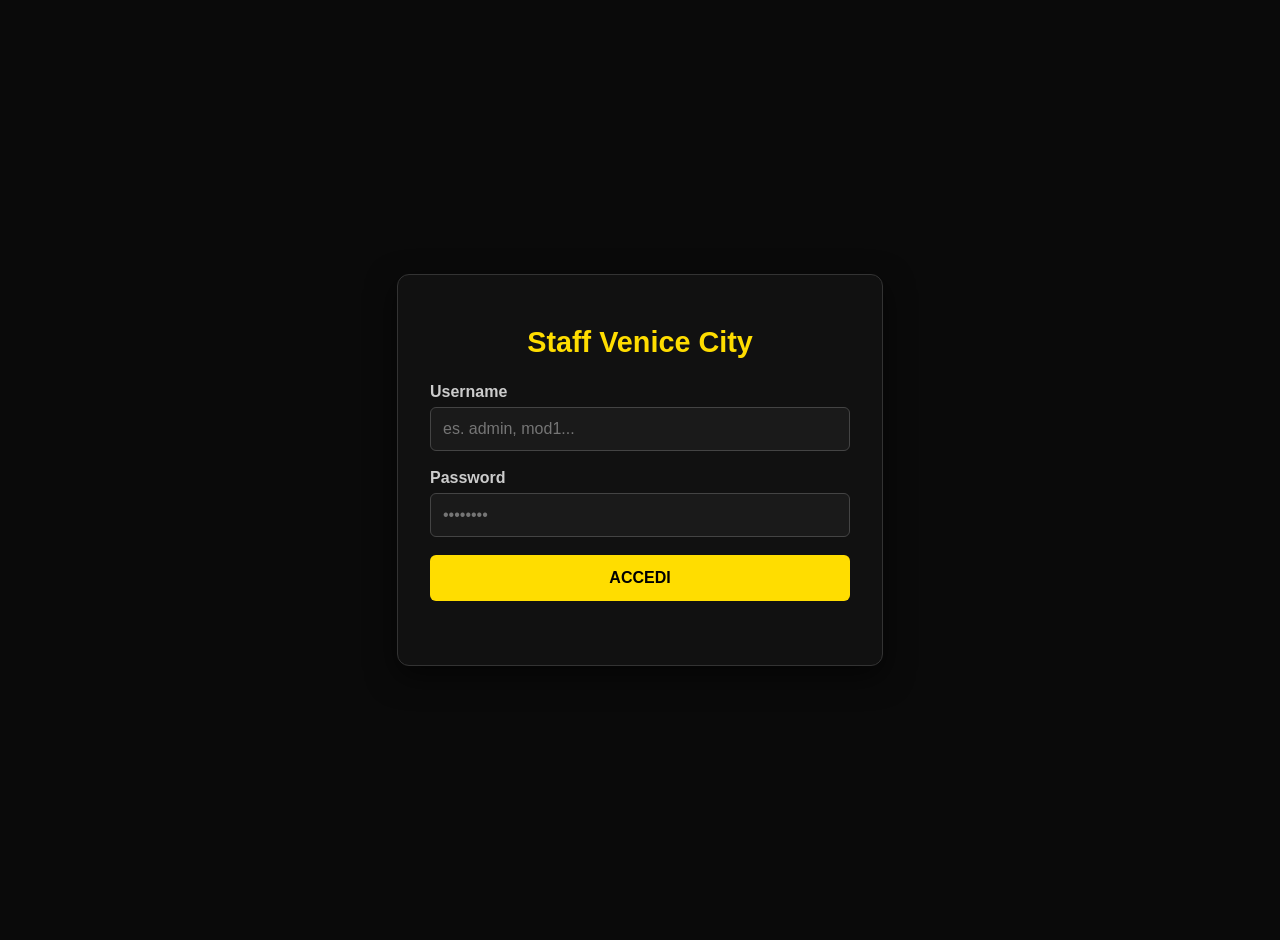
<file: staff.html>
﻿<!DOCTYPE html>
<html lang="it">
<head>
  <meta charset="UTF-8" />
  <meta name="viewport" content="width=device-width, initial-scale=1.0"/>
  <title>Staff Login - Venice City</title>
  <style>
    body {
      font-family: Arial, sans-serif;
      background: #0a0a0a;
      color: #e0e0e0;
      margin: 0;
      padding: 20px;
      min-height: 100vh;
      display: flex;
      justify-content: center;
      align-items: center;
    }
    .container {
      width: 100%;
      max-width: 420px;
      background: #111;
      padding: 32px;
      border-radius: 12px;
      border: 1px solid #333;
      box-shadow: 0 10px 30px rgba(0,0,0,0.6);
    }
    h1 {
      text-align: center;
      color: #ffdd00;
      margin-bottom: 24px;
      font-size: 1.8rem;
    }
    .form-group {
      margin-bottom: 18px;
    }
    label {
      display: block;
      margin-bottom: 6px;
      font-weight: 600;
      color: #ccc;
    }
    input {
      width: 100%;
      padding: 12px;
      border: 1px solid #444;
      border-radius: 6px;
      background: #1a1a1a;
      color: white;
      font-size: 16px;
      box-sizing: border-box;
    }
    input:focus {
      outline: none;
      border-color: #ffdd00;
      box-shadow: 0 0 0 2px rgba(255,221,0,0.2);
    }
    button {
      width: 100%;
      padding: 14px;
      background: #ffdd00;
      color: #000;
      border: none;
      border-radius: 6px;
      font-size: 16px;
      font-weight: bold;
      cursor: pointer;
      transition: all 0.2s;
    }
    button:hover {
      background: #ffee44;
      transform: translateY(-1px);
    }
    #error-message {
      color: #ff4d4d;
      text-align: center;
      margin-top: 12px;
      min-height: 20px;
    }
    #staff-area {
      display: none;
    }
    .staff-welcome {
      text-align: center;
      margin-bottom: 30px;
    }
    .actions-grid {
      display: grid;
      grid-template-columns: 1fr;
      gap: 12px;
    }
    .action-btn {
      padding: 14px;
      background: #222;
      color: white;
      border: 1px solid #444;
      border-radius: 6px;
      font-size: 15px;
      cursor: pointer;
      transition: all 0.2s;
    }
    .action-btn:hover {
      background: #333;
      border-color: #666;
    }
    .logout-btn {
      margin-top: 30px;
      background: #444;
      color: white;
    }
    .logout-btn:hover {
      background: #555;
    }
  </style>
</head>
<body>

<div class="container" id="login-container">
  <h1>Staff Venice City</h1>
  
  <div class="form-group">
    <label for="username">Username</label>
    <input type="text" id="username" autocomplete="off" placeholder="es. admin, mod1...">
  </div>
  
  <div class="form-group">
    <label for="password">Password</label>
    <input type="password" id="password" placeholder="••••••••">
  </div>
  
  <button onclick="tryLogin()">ACCEDI</button>
  
  <div id="error-message"></div>
</div>

<div class="container" id="staff-area">
  <div class="staff-welcome">
    <h2 id="welcome-text">Benvenuto</h2>
    <p>Accesso staff – Venice City</p>
  </div>

  <div class="actions-grid">
    <button class="action-btn" onclick="alert('Funzione Gestione Ban – da implementare')">Gestione Ban / Unban</button>
    <button class="action-btn" onclick="alert('Funzione Annunci – da implementare')">Invia Annuncio Server</button>
    <button class="action-btn" onclick="alert('Funzione Controllo Giocatori – da implementare')">Controlla Giocatori Online</button>
    <button class="action-btn" onclick="alert('Funzione Reset Economy – da implementare')">Reset Economy / Warn</button>
    <button class="action-btn" onclick="alert('Vedi Log recenti – da implementare')">Vedi Log Server</button>
  </div>

  <button class="action-btn logout-btn" onclick="logout()">Logout</button>
</div>

<script>
  // =============================================
  //  CREDENZIALI STAFF – MODIFICA QUI
  // =============================================
  const staffCredentials = {
    "admin":        "veniceMaster2026",
    "frankilio":    "frankboss123",
    "moderatore1":  "modVenice456",
    "moderatore2":  "m2pass789",
    "emis":      "emis1234"
    // aggiungi altri account qui
  };

  // =============================================

  function tryLogin() {
    const username = document.getElementById("username").value.trim().toLowerCase();
    const password = document.getElementById("password").value;
    const errorEl = document.getElementById("error-message");

    errorEl.textContent = "";

    if (!username || !password) {
      errorEl.textContent = "Inserisci username e password";
      return;
    }

    if (staffCredentials[username] && staffCredentials[username] === password) {
      // Login riuscito
      localStorage.setItem("staffLoggedIn", "true");
      localStorage.setItem("staffUsername", username);
      
      document.getElementById("login-container").style.display = "none";
      document.getElementById("staff-area").style.display = "block";
      
      document.getElementById("welcome-text").textContent = 
        `Benvenuto ${username.charAt(0).toUpperCase() + username.slice(1)}`;
    } else {
      errorEl.textContent = "Credenziali non valide";
    }
  }

  function logout() {
    localStorage.removeItem("staffLoggedIn");
    localStorage.removeItem("staffUsername");
    location.reload();
  }

  // Controlla se è già loggato
  window.addEventListener("load", () => {
    if (localStorage.getItem("staffLoggedIn") === "true") {
      const user = localStorage.getItem("staffUsername");
      if (user && staffCredentials[user]) {
        document.getElementById("login-container").style.display = "none";
        document.getElementById("staff-area").style.display = "block";
        document.getElementById("welcome-text").textContent = 
          `Benvenuto ${user.charAt(0).toUpperCase() + user.slice(1)}`;
      } else {
        // Credenziale non più valida → logout forzato
        localStorage.clear();
      }
    }
  });
</script>

</body>
</html>
</file>
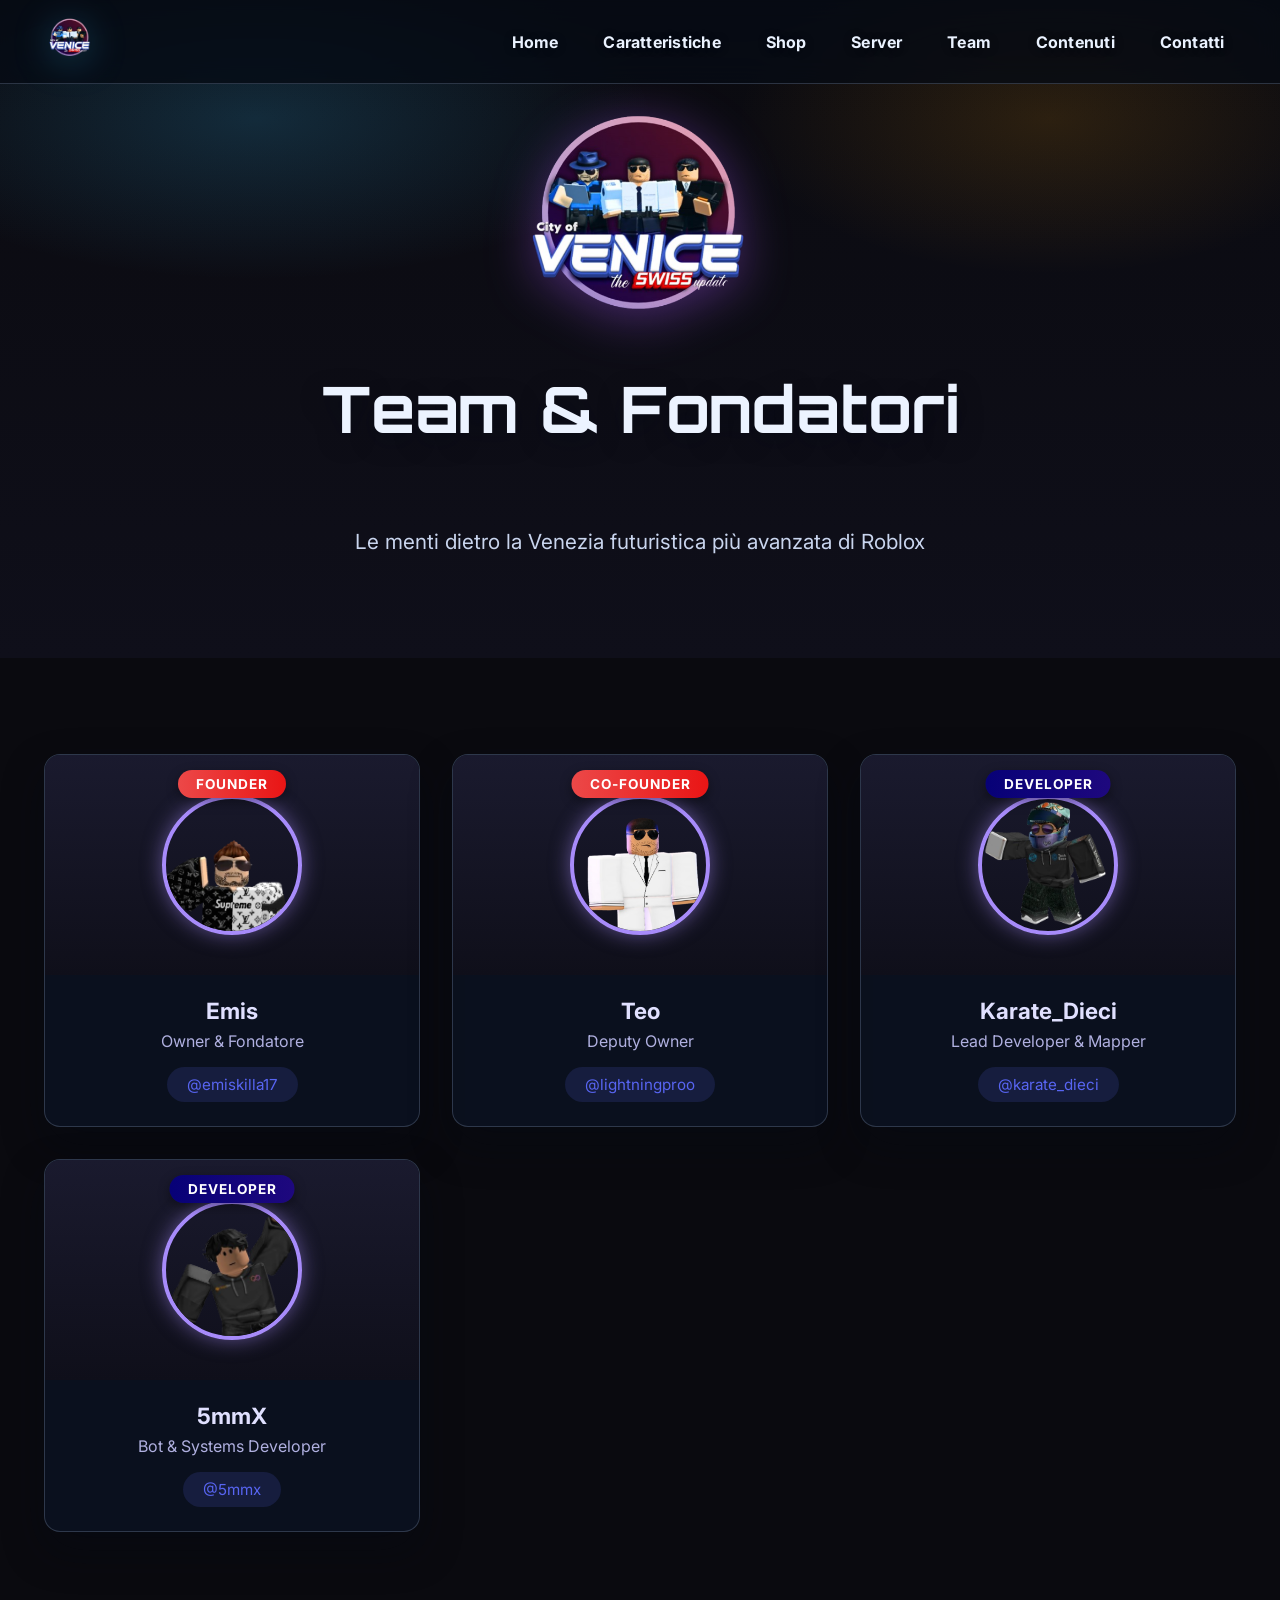
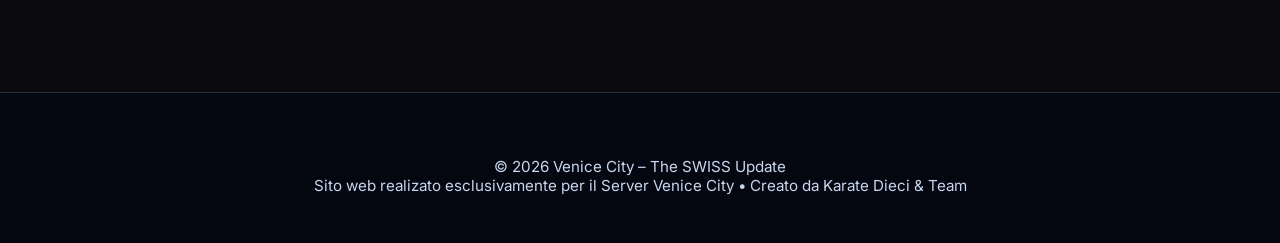
<file: team.html>
﻿<!DOCTYPE html>
<html lang="it">
<head>
    <meta charset="UTF-8">
    <meta name="viewport" content="width=device-width, initial-scale=1.0">
    <title>Team - Venice City</title>
    <link rel="stylesheet" href="styles.css">
    <link href="https://fonts.googleapis.com/css2?family=Inter:wght@400;500;600;700&family=Orbitron:wght@700;900&display=swap" rel="stylesheet">
</head>
<body>

    <!-- Navbar -->
    <nav class="navbar">
        <div class="container">
            <div class="nav-content">
                <div class="logo">
                    <img src="venice-logo.png" alt="Venice City" class="logo-img">
                </div>
                <ul class="nav-links">
                    <li><a href="index.html" class="nav-link">Home</a></li>
                    <li><a href="features.html" class="nav-link">Caratteristiche</a></li>
                    <li><a href="shop.html" class="nav-link">Shop</a></li>
                    <li><a href="server.html" class="nav-link">Server</a></li>
                    <li><a href="team.html" class="nav-link active">Team</a></li>
                    <li><a href="contenuti.html" class="nav-link">Contenuti</a></li>
                    <li><a href="index.html#contact" class="nav-link">Contatti</a></li>
                </ul>
                <div class="hamburger">
                    <span></span>
                    <span></span>
                    <span></span>
                </div>
            </div>
        </div>
    </nav>

    <!-- Hero -->
    <section class="shop-hero">
        <div class="container">
            <img src="venice-logo.png" alt="City of Venice - The SWISS Update" class="shop-hero-logo">
            <h1 class="section-title">Team & Fondatori</h1>
            <p class="section-subtitle">Le menti dietro la Venezia futuristica più avanzata di Roblox</p>
        </div>
    </section>

    <!-- Team Grid -->
    <section class="team-section">
        <div class="container">
            <div class="team-grid">

                <div class="team-card">
                    <div class="team-image">
                        <img src="noFilter.png" alt="Emis">
                        <span class="founder-badge">FOUNDER</span>
                    </div>
                    <h3>Emis</h3>
                    <p class="role">Owner & Fondatore</p>
                    <p class="discord-link">@emiskilla17</p>
                </div>

                <div class="team-card">
                    <div class="team-image">
                        <img src="4BLWdcAAAAGSURBVAMA41zv1Ek9jMAAAAASUVORK5CYII.png" alt="Teo">
                        <span class="founder-badge">CO-FOUNDER</span>
                    </div>
                    <h3>Teo</h3>
                    <p class="role">Deputy Owner</p>
                    <p class="discord-link">@lightningproo</p>
                </div>

                <div class="team-card">
                    <div class="team-image">
                        <img src="Screenshot_2026-02-09_214650-removebg-preview.png" alt="Karate_Dieci">
                        <span class="developer-badge">DEVELOPER</span>
                    </div>
                    <h3>Karate_Dieci</h3>
                    <p class="role">Lead Developer & Mapper</p>
                    <p class="discord-link">@karate_dieci</p>
                </div>

                <div class="team-card">
                    <div class="team-image">
                        <img src="image-removebg-preview (1).png" alt="5mmX">
                        <span class="developer-badge">DEVELOPER</span>
                    </div>
                    <h3>5mmX</h3>
                    <p class="role">Bot & Systems Developer</p>
                    <p class="discord-link">@5mmx</p>
                </div>

            </div>
        </div>
    </section>

     <!-- Footer -->
    <footer class="footer">
        <div class="container">
            <p>© 2026 Venice City – The SWISS Update</p>
            <p>Sito web realizato esclusivamente per il Server Venice City • Creato da Karate Dieci & Team</p>
        </div>
    </footer>

    <script src="script.js"></script>
</body>
</html>
</file>
<file: styles.css>
/* ==========================================================================
   Venice City ER - CSS Completo 2026 (Versione Alleggerita & Ottimizzata)
   ========================================================================== */

* {
    margin: 0;
    padding: 0;
    box-sizing: border-box;
}

html {
    scroll-behavior: smooth;
}

body {
    font-family: 'Inter', system-ui, -apple-system, 'Segoe UI Emoji', 'Apple Color Emoji', 'Noto Color Emoji', sans-serif;
    background: #0a0a0f;
    color: #e0e0ff;
    min-height: 100vh;
    overflow-x: hidden;
}

/* Container centrale */
.container {
    max-width: 1400px;
    margin: 0 auto;
    padding: 0 1.5rem;
}

/* ── Navbar ── */
.navbar {
    position: fixed;
    top: 0;
    width: 100%;
    z-index: 1000;
    background: rgba(10, 10, 20, 0.85);
    backdrop-filter: blur(10px);
    border-bottom: 1px solid rgba(120, 113, 166, 0.2);
    transition: all 0.3s ease;
}

.nav-content {
    display: flex;
    justify-content: space-between;
    align-items: center;
    padding: 1.1rem 0;
}

.logo {
    font-family: 'Orbitron', monospace;
    font-size: 1.8rem;
    font-weight: 900;
    letter-spacing: 2px;
    color: #c084fc;
}

.logo-glow {
    color: #a78bfa;
    margin-right: 0.4rem;
}

.nav-links {
    display: flex;
    gap: 2rem;
    list-style: none;
}

.nav-link {
    color: #d0d0ff;
    text-decoration: none;
    font-weight: 500;
    transition: color 0.3s;
}

.nav-link:hover,
.nav-link.active {
    color: white;
}

.hamburger {
    display: none;
    flex-direction: column;
    gap: 5px;
    cursor: pointer;
}

.hamburger span {
    width: 26px;
    height: 3px;
    background: #c084fc;
    border-radius: 2px;
}

/* ── Hero ── */
.hero {
    min-height: 100vh;
    display: flex;
    align-items: center;
    justify-content: center;
    text-align: center;
    padding: 6rem 2rem 4rem;
}

.hero-title {
    font-family: 'Orbitron', monospace;
    font-size: clamp(4rem, 10vw, 8rem);
    font-weight: 900;
    background: linear-gradient(90deg, #a78bfa, #7dd3fc);
    -webkit-background-clip: text;
    -webkit-text-fill-color: transparent;
    margin-bottom: 1rem;
}

.hero-title-subtitle {
    font-size: 2rem;
    color: #a78bfa;
    margin-bottom: 2rem;
}

.hero-subtitle {
    font-size: 1.4rem;
    margin: 1.5rem 0 1rem;
    color: #c0c0e0;
}

.hero-description {
    max-width: 700px;
    margin: 0 auto 2.5rem;
    font-size: 1.15rem;
    color: #b0b0e0;
    line-height: 1.6;
}

.hero-buttons {
    display: flex;
    gap: 1.2rem;
    justify-content: center;
    margin: 2rem 0;
}

.btn {
    padding: 0.9rem 2.2rem;
    font-size: 1.05rem;
    font-weight: 600;
    border-radius: 50px;
    cursor: pointer;
    transition: all 0.3s ease;
    text-decoration: none;
    display: inline-flex;
    align-items: center;
}

.btn-primary {
    background: #7c3aed;
    color: white;
    border: none;
}

.btn-primary:hover {
    background: #6d28d9;
    transform: translateY(-3px);
}

.btn-secondary {
    background: transparent;
    border: 1px solid #a78bfa;
    color: #a78bfa;
}

.btn-secondary:hover {
    background: rgba(167, 139, 250, 0.1);
    transform: translateY(-3px);
}

.hero-stats {
    display: flex;
    gap: 2rem;
    justify-content: center;
    flex-wrap: wrap;
    margin-top: 3rem;
}

.hero-stat {
    background: rgba(30, 30, 50, 0.6);
    padding: 0.8rem 1.6rem;
    border-radius: 10px;
    font-weight: 500;
}

/* ── Sezioni generali ── */
.section-title {
    font-family: 'Orbitron', monospace;
    font-size: clamp(2.5rem, 6vw, 4rem);
    text-align: center;
    margin-bottom: 5rem;
    color: #d0d0ff;
}

/* Features */
.features {
    padding: 8rem 0;
}

.features-grid {
    display: grid;
    grid-template-columns: repeat(auto-fit, minmax(300px, 1fr));
    gap: 2rem;
}

.feature-card {
    background: rgba(20, 20, 35, 0.7);
    border: 1px solid rgba(120, 113, 166, 0.2);
    border-radius: 12px;
    padding: 2rem;
    text-align: center;
    transition: all 0.3s;
}

.feature-card:hover {
    transform: translateY(-6px);
    border-color: #a78bfa;
}

.feature-icon {
    font-size: 3.5rem;
    margin-bottom: 1rem;
}

/* Server Info */
.server-info {
    padding: 8rem 0;
}

.server-grid {
    display: grid;
    grid-template-columns: repeat(auto-fit, minmax(340px, 1fr));
    gap: 2rem;
}

.server-card {
    background: rgba(20, 20, 35, 0.7);
    border: 1px solid rgba(120, 113, 166, 0.2);
    border-radius: 16px;
    overflow: hidden;
    transition: all 0.3s ease;
}

.server-card:hover {
    transform: translateY(-8px);
    border-color: rgba(168, 85, 247, 0.4);
}

.card-header {
    background: rgba(30, 30, 50, 0.9);
    padding: 1.2rem 1.8rem;
    display: flex;
    align-items: center;
    gap: 1rem;
    border-bottom: 1px solid rgba(120, 113, 166, 0.15);
}

.card-icon {
    font-size: 1.8rem;
}

.card-header h3 {
    margin: 0;
    font-size: 1.35rem;
    color: #d0d0ff;
}

.card-content {
    padding: 1.8rem;
}

.info-list {
    list-style: none;
    margin: 0;
    padding: 0;
    font-size: 1.05rem;
    line-height: 1.7;
    color: #c0c0e0;
}

.info-list li {
    margin-bottom: 0.9rem;
}

.info-list strong {
    color: #e0e0ff;
}

.btn-copy {
    margin-left: 0.8rem;
    padding: 0.4rem 1rem;
    font-size: 0.9rem;
    background: rgba(168, 85, 247, 0.15);
    border: 1px solid rgba(168, 85, 247, 0.3);
    border-radius: 8px;
    color: #c084fc;
    cursor: pointer;
}

.btn-copy:hover {
    background: rgba(168, 85, 247, 0.35);
    color: white;
}

.rules-list li {
    position: relative;
    padding-left: 1.8rem;
}

.rules-list li::before {
    content: "✓";
    position: absolute;
    left: 0;
    color: #22c55e;
}

/* Contact */
.contact {
    padding: 8rem 0 10rem;
    background: #0a0a0f;
}

.section-subtitle {
    text-align: center;
    font-size: 1.3rem;
    color: #a0a0c0;
    margin: 0 0 3.5rem;
}

.contact-grid {
    display: grid;
    grid-template-columns: repeat(auto-fit, minmax(280px, 1fr));
    gap: 1.8rem;
}

.contact-card {
    background: #111119;
    border: 1px solid #1e1e2e;
    border-radius: 12px;
    padding: 2.2rem 1.8rem;
    text-align: center;
    text-decoration: none;
    color: inherit;
    transition: all 0.25s ease;
    display: flex;
    flex-direction: column;
    align-items: center;
    gap: 0.9rem;
}

.contact-card:hover {
    transform: translateY(-6px);
    background: #16161f;
    border-color: #2a2a40;
}

.contact-icon {
    font-size: 3.6rem;
    margin-bottom: 0.4rem;
    color: #b0b0e0;
}

.contact-card:hover .contact-icon {
    color: #c084fc;
}

.contact-card h3 {
    font-size: 1.45rem;
    margin: 0;
    color: #e0e0ff;
}

.contact-card p {
    font-size: 1.05rem;
    color: #a0a0c0;
    margin: 0.3rem 0 0;
}

.contact-action {
    margin-top: 0.8rem;
    padding: 0.55rem 1.6rem;
    background: transparent;
    border: 1px solid #3a3a55;
    border-radius: 30px;
    font-size: 0.95rem;
    color: #c084fc;
    transition: all 0.25s;
}

.contact-card:hover .contact-action {
    background: #2a2a40;
    border-color: #c084fc;
    color: white;
}

/* Footer */
.footer {
    background: #0a0a0f;
    border-top: 1px solid #1e1e2e;
    padding: 4rem 0 3rem;
    text-align: center;
    color: #a0a0c0;
    font-size: 0.95rem;
}

/* Responsive */
@media (max-width: 1024px) {
    .nav-links {
        display: none;
        position: absolute;
        top: 100%;
        left: 0;
        right: 0;
        background: #0a0a0f;
        flex-direction: column;
        padding: 2rem;
        gap: 1.5rem;
    }

    .hamburger {
        display: flex;
    }

    .nav-links.active {
        display: flex;
    }
}

@media (max-width: 768px) {
    .hero-title { font-size: clamp(3.2rem, 12vw, 5.5rem); }
    .hero-buttons { flex-direction: column; gap: 1rem; }
    .section-title { margin-bottom: 4rem; }
}


.logo-img {
    height: 60px;
    width: auto;
    max-width: 240px;
}

.logo:hover .logo-img {
    transform: scale(1.05);
}

/* Logo grande nella Hero */
.hero-logo {
    display: block;
    margin: 0 auto 2rem;             /* spazio sotto il logo */
    max-width: 90%;                  /* si adatta alla larghezza dello schermo */
    max-height: 280px;               /* regola questo valore in base alla tua immagine */
    height: auto;
    width: auto;
}

/* Opzionale: piccolo effetto hover o caricamento */
.hero-content:hover .hero-logo {
    transform: scale(1.02);
    transition: transform 0.4s ease;
}

/* Su schermi piccoli riduci un po' */
@media (max-width: 768px) {
    .hero-logo {
        max-height: 200px;
        margin-bottom: 1.5rem;
    }
}




/* Forum styles */
.forum-hero {
    padding: 6rem 0 4rem;
    text-align: center;
}

.new-post-box {
    background: rgba(30, 30, 50, 0.6);
    border: 1px solid rgba(168, 85, 247, 0.3);
    border-radius: 16px;
    padding: 2rem;
    margin-bottom: 3rem;
}

.new-post-box input,
.new-post-box textarea {
    width: 100%;
    padding: 1rem;
    margin: 0.8rem 0;
    background: rgba(10, 10, 20, 0.8);
    border: 1px solid #3a3a55;
    border-radius: 8px;
    color: white;
}

.question-card {
    background: rgba(20, 20, 35, 0.7);
    border: 1px solid rgba(120, 113, 166, 0.25);
    border-radius: 12px;
    padding: 1.8rem;
    margin-bottom: 1.5rem;
}

.question-header {
    display: flex;
    justify-content: space-between;
    align-items: center;
    margin-bottom: 1rem;
    flex-wrap: wrap;
    gap: 1rem;
}

.category {
    background: rgba(168, 85, 247, 0.2);
    padding: 0.3rem 0.8rem;
    border-radius: 20px;
    font-size: 0.85rem;
    color: #c084fc;
}

.date {
    color: #a0a0c0;
    font-size: 0.9rem;
}

.question-footer {
    display: flex;
    justify-content: space-between;
    align-items: center;
    margin-top: 1.2rem;
    font-size: 0.95rem;
    color: #b0b0e0;
}

.toggle-answer {
    background: rgba(168, 85, 247, 0.15);
    border: 1px solid rgba(168, 85, 247, 0.4);
    color: #c084fc;
    padding: 0.5rem 1rem;
    border-radius: 8px;
    cursor: pointer;
}


/* Shop Hero */
.shop-hero {
    padding: 6rem 0 3rem;
    text-align: center;
    background: linear-gradient(to bottom, #0a0a0f, #0f0f1a);
}

/* Filtri shop */
.shop-filters {
    display: flex;
    justify-content: center;
    gap: 1rem;
    margin-bottom: 2.5rem;
    flex-wrap: wrap;
}

.filter-btn {
    padding: 0.7rem 1.6rem;
    background: rgba(40, 40, 70, 0.5);
    border: 1px solid rgba(168, 85, 247, 0.3);
    color: #c0c0e0;
    border-radius: 50px;
    cursor: pointer;
    transition: all 0.3s;
    font-weight: 500;
}

.filter-btn.active,
.filter-btn:hover {
    background: linear-gradient(90deg, #7c3aed, #c084fc);
    color: white;
    border-color: transparent;
    transform: translateY(-2px);
}

/* Griglia shop */
.shop-grid {
    display: grid;
    grid-template-columns: repeat(auto-fit, minmax(280px, 1fr));
    gap: 1.8rem;
}

.shop-item {
    background: rgba(20, 20, 40, 0.7);
    border: 1px solid rgba(120, 113, 166, 0.25);
    border-radius: 16px;
    padding: 1.6rem;
    text-align: center;
    position: relative;
    overflow: hidden;
    transition: all 0.35s ease;
}

.shop-item:hover {
    transform: translateY(-10px);
    border-color: #a78bfa;
    box-shadow: 0 15px 35px rgba(0,0,0,0.5);
}

.item-image {
    font-size: 5rem;
    margin-bottom: 1rem;
    transition: transform 0.4s;
}

.shop-item:hover .item-image {
    transform: scale(1.15);
}

.item-badge {
    position: absolute;
    top: 10px;
    right: 10px;
    background: #ec4899;
    color: white;
    padding: 0.3rem 0.8rem;
    border-radius: 20px;
    font-size: 0.8rem;
    font-weight: bold;
}

.item-badge.popular {
    background: #22c55e;
}

.item-badge.new {
    background: #f59e0b;
}

.item-price {
    font-size: 1.4rem;
    font-weight: 700;
    color: #f472b6;
    margin: 1rem 0;
}

.robux {
    font-size: 1rem;
    color: #a78bfa;
}

.btn-buy {
    background: linear-gradient(90deg, #9333ea, #c084fc);
    color: white;
    width: 100%;
    padding: 0.9rem;
    border: none;
    border-radius: 50px;
    font-weight: 600;
    cursor: pointer;
    transition: all 0.3s;
    position: relative;
    overflow: hidden;
}

.btn-buy:hover {
    transform: translateY(-3px);
    box-shadow: 0 10px 25px rgba(192, 132, 252, 0.5);
}

.btn-buy::before {
    content: '';
    position: absolute;
    top: 50%;
    left: -100%;
    width: 100%;
    height: 100%;
    background: linear-gradient(90deg, transparent, rgba(255,255,255,0.3), transparent);
    transition: left 0.6s;
}

.btn-buy:hover::before {
    left: 100%;
}

/* Carrello summary */
.cart-summary {
    text-align: center;
    margin-top: 3rem;
}

.btn-cart {
    background: rgba(168, 85, 247, 0.2);
    border: 1px solid #a78bfa;
    color: #c084fc;
    padding: 1rem 2.5rem;
    font-size: 1.1rem;
}

ù/* Shop Hero */
.shop-hero {
    padding: 7rem 0 4rem;
    text-align: center;
    background: linear-gradient(to bottom, #0a0a0f, #0f0f1a);
}

/* Logo grande nella hero dello shop */
.shop-hero-logo {
    display: block;
    margin: 0 auto 2rem;
    max-width: 85%;
    max-height: 240px;          /* regola in base alle proporzioni del tuo logo */
    height: auto;
    width: auto;
    filter: drop-shadow(0 8px 25px rgba(168, 85, 247, 0.4)); /* glow leggero opzionale */
    transition: transform 0.4s ease;
}

.shop-hero-logo:hover {
    transform: scale(1.03);
}

/* Su mobile riduci leggermente */
@media (max-width: 768px) {
    .shop-hero-logo {
        max-height: 180px;
        margin-bottom: 1.5rem;
    }
    
    .shop-hero {
        padding: 6rem 0 3rem;
    }
}


/* ── Team Section ── */
.team-section {
    padding: 6rem 0 10rem;
    background: #0a0a0f;
}

.team-grid {
    display: grid;
    grid-template-columns: repeat(auto-fit, minmax(280px, 1fr));
    gap: 2rem;
}

.team-card {
    background: rgba(25, 25, 45, 0.75);
    border: 1px solid rgba(168, 85, 247, 0.25);
    border-radius: 16px;
    overflow: hidden;
    text-align: center;
    transition: all 0.4s ease;
    position: relative;
}

.team-card:hover {
    transform: translateY(-12px);
    border-color: #c084fc;
    box-shadow: 0 20px 40px rgba(168, 85, 247, 0.25);
}

/* Foto sopra + badge */
.team-image {
    position: relative;
    height: 220px;
    background: linear-gradient(to bottom, #1a1a2e, #0f0f1a);
    display: flex;
    align-items: center;
    justify-content: center;
}

.team-image img {
    width: 140px;
    height: 140px;
    object-fit: cover;
    border-radius: 50%;
    border: 4px solid #a78bfa;
    box-shadow: 0 0 20px rgba(167, 139, 250, 0.5);
}

.founder-badge,
.manager-badge,
.developer-badge,
.staff-badge {
    position: absolute;
    top: 15px;
    left: 50%;
    transform: translateX(-50%);
    padding: 6px 18px;
    border-radius: 30px;
    font-size: 0.85rem;
    font-weight: 700;
    letter-spacing: 1px;
    box-shadow: 0 4px 12px rgba(0,0,0,0.4);
}

.founder-badge {
    background: linear-gradient(90deg, #ec4848, #e91515);
    color: white;
}

.manager-badge{
    background: linear-gradient(90deg, #300018, #57002d);
    color: white;
}

.staff-badge {
    background: #22c55e;
    color: white;
}

.developer-badge{
    background: linear-gradient(90deg, #070177, #1e087e);
    color: white;
}

/* Testo sotto */
.team-card h3 {
    margin: 1.4rem 1rem 0.4rem;
    font-size: 1.4rem;
    color: #e0e0ff;
}

.team-card .role {
    color: #b0b0e0;
    font-size: 1rem;
    margin-bottom: 1rem;
}

.team-card .discord-link {
    display: inline-block;
    background: rgba(88, 101, 242, 0.15);
    color: #5865F2;
    padding: 8px 20px;
    border-radius: 50px;
    font-size: 0.95rem;
    text-decoration: none;
    margin-bottom: 1.5rem;
    transition: all 0.3s;
}

.team-card .discord-link:hover {
    background: #5865F2;
    color: white;
}

/* Logo nella Hero principale (homepage) */
.hero-logo {
    display: block;
    margin: 0 auto 2rem;
    max-width: 60%;               /* riduce la larghezza massima (era 90%) */
    max-height: 180px;            /* altezza massima più piccola (prima 220-280px) */
    height: auto;
    width: auto;
    filter: drop-shadow(0 6px 20px rgba(168, 85, 247, 0.3)); /* glow leggero, opzionale */
    transition: transform 0.4s ease;
}

.hero-content:hover .hero-logo {
    transform: scale(1.02);
}

.team-hero-logo {
    display: block;
    margin: 0 auto 2rem;
    max-width: 60%;               /* riduce la larghezza massima (era 90%) */
    max-height: 400px;            /* altezza massima più piccola (prima 220-280px) */
    height: auto;
    width: auto;
    filter: drop-shadow(0 6px 20px rgba(168, 85, 247, 0.3)); /* glow leggero, opzionale */
    transition: transform 0.4s ease;
}

/* ── SERVER PAGE - Box che si adattano al testo (altezza dinamica) ── */

.server-layout {
    padding: 4rem 0 8rem;
}

.layout-grid {
    display: grid;
    grid-template-columns: 1fr 1fr;           /* sinistra e destra su desktop */
    gap: 2.5rem;
    margin-bottom: 5rem;
}

@media (max-width: 992px) {
    .layout-grid {
        grid-template-columns: 1fr;            /* una sotto l'altra su mobile */
        gap: 3rem;
    }
}

/* Box base - altezza automatica in base al testo */
.story-box,
.join-box {
    padding: 2.2rem 1.8rem;
    border-radius: 20px;
    background: rgba(30, 30, 60, 0.18);
    backdrop-filter: blur(16px) saturate(180%);
    border: 1px solid rgba(168, 85, 247, 0.25);
    box-shadow: 0 8px 32px rgba(0,0,0,0.4);
    transition: all 0.4s cubic-bezier(0.16, 1, 0.3, 1);
    height: auto;                               /* altezza segue il contenuto */
    min-height: unset;                          /* nessuna altezza minima forzata */
}

/* Hover rimane invariato */
.story-box:hover,
.join-box:hover {
    transform: translateY(-10px);
    border-color: #a855f7;
    box-shadow: 0 0 35px rgba(168, 85, 247, 0.3);
}

/* Titolo box */
.box-title {
    font-size: 2.1rem;
    margin-bottom: 1.5rem;
    text-align: center;
    background: linear-gradient(90deg, #a855f7, #7dd3fc);
    -webkit-background-clip: text;
    -webkit-text-fill-color: transparent;
}

/* Testo storia (sinistra) - compatto */
.story-box .box-content p {
    font-size: 1.08rem;
    line-height: 1.65;
    margin-bottom: 1.2rem;
    color: #d0d0ff;
}

/* Box "Come entrare" (destra) - in evidenza */
.join-box {
    border: 2px solid rgba(168, 85, 247, 0.45);
    box-shadow: 0 0 35px rgba(168, 85, 247, 0.28);
    background: rgba(30, 30, 60, 0.28);
}

.join-box .box-title {
    background: linear-gradient(90deg, #ec4899, #a855f7, #7dd3fc);
    -webkit-background-clip: text;
    -webkit-text-fill-color: transparent;
}

/* Passaggi */
.join-steps {
    display: flex;
    flex-direction: column;
    gap: 1.8rem;
}

.step {
    display: flex;
    gap: 1.4rem;
    align-items: flex-start;
}

.step-icon {
    min-width: 50px;
    height: 50px;
    background: linear-gradient(135deg, #a855f7, #7c3aed);
    border-radius: 50%;
    display: flex;
    align-items: center;
    justify-content: center;
    font-size: 1.4rem;
    font-weight: bold;
    color: white;
    box-shadow: 0 0 18px rgba(168, 85, 247, 0.5);
}

.step-content h3 {
    font-size: 1.35rem;
    margin-bottom: 0.5rem;
}

.step-content p {
    font-size: 1rem;
    color: var(--text-muted);
}

/* Codice server */
.code-container {
    display: flex;
    align-items: center;
    gap: 1rem;
    margin: 1rem 0;
    flex-wrap: wrap;
}

.server-code {
    font-size: 1.8rem;
    font-weight: 700;
    background: linear-gradient(90deg, var(--accent), var(--primary));
    -webkit-background-clip: text;
    -webkit-text-fill-color: transparent;
}

/* Consigli */
.join-extra {
    margin-top: 2rem;
    padding: 1.5rem;
    background: rgba(168, 85, 247, 0.08);
    border-radius: 14px;
}

.join-extra h3 {
    font-size: 1.3rem;
    margin-bottom: 0.9rem;
    color: #a78bfa;
}

/* CTA finale */
.cta-section {
    text-align: center;
    padding: 5rem 2rem;
    background: rgba(30, 30, 60, 0.25);
    border-radius: 24px;
    max-width: 1000px;
    margin: 0 auto;
}

.cta-section h2 {
    font-size: 2.5rem;
    margin-bottom: 2.2rem;
}

.cta-buttons {
    display: flex;
    gap: 1.5rem;
    justify-content: center;
    flex-wrap: wrap;
}

/* ==========================================================================
   FEATURES PAGE - Futuristic & Immersive Design
   ========================================================================== */

/* Hero con particelle neon */
.features-hero {
    position: relative;
    overflow: hidden;
    padding: 12rem 2rem 8rem;
    min-height: 70vh;
}

.neon-particles {
    position: absolute;
    inset: 0;
    pointer-events: none;
    background: 
        radial-gradient(circle at 20% 30%, rgba(168, 85, 247, 0.12) 0%, transparent 50%),
        radial-gradient(circle at 80% 70%, rgba(236, 72, 153, 0.1) 0%, transparent 50%);
    opacity: 0.7;
}

/* Logo con animazione float + glow */
.hero-logo.neon-float {
    animation: float 7s ease-in-out infinite, neonPulse 4s infinite alternate;
}

@keyframes neonPulse {
    0% { filter: drop-shadow(0 0 15px #a855f7); }
    100% { filter: drop-shadow(0 0 35px #ec4899); }
}

/* Titolo con effetto typing */
.typing-effect {
    overflow: hidden;
    white-space: nowrap;
    border-right: 4px solid #7dd3fc;
    animation: typing 4s steps(40, end) forwards, blink 0.8s infinite;
}

@keyframes typing {
    from { width: 0; }
    to { width: 100%; }
}

@keyframes blink {
    50% { border-color: transparent; }
}

/* Griglia features */
.features-grid {
    display: grid;
    grid-template-columns: repeat(auto-fit, minmax(320px, 1fr));
    gap: 2.2rem;
}

.feature-card {
    padding: 2.8rem 2.2rem;
    text-align: center;
    transition: all 0.5s cubic-bezier(0.16, 1, 0.3, 1);
    background: rgba(25, 25, 45, 0.65);
    border: 1px solid rgba(168, 85, 247, 0.25);
    border-radius: 24px;
    position: relative;
    overflow: hidden;
}

.feature-card::before {
    content: '';
    position: absolute;
    inset: 0;
    background: linear-gradient(135deg, transparent, rgba(168, 85, 247, 0.08), transparent);
    opacity: 0;
    transition: opacity 0.5s;
}

.feature-card:hover::before {
    opacity: 1;
}

.feature-card:hover {
    transform: translateY(-14px) scale(1.03);
    border-color: #a855f7;
    box-shadow: 0 25px 60px rgba(168, 85, 247, 0.35);
}

.neon-icon {
    font-size: 5rem;
    margin-bottom: 1.6rem;
    display: block;
    transition: all 0.5s;
}

.feature-card:hover .neon-icon {
    transform: scale(1.2) rotate(5deg);
    filter: drop-shadow(0 0 25px currentColor);
}

.feature-card h3 {
    font-size: 1.6rem;
    margin-bottom: 1rem;
    color: #e0e0ff;
}

.feature-card p {
    font-size: 1.08rem;
    color: var(--text-muted);
    line-height: 1.7;
}

/* CTA finale */
.features-cta {
    text-align: center;
    margin-top: 6rem;
}

.ripple-btn {
    position: relative;
    overflow: hidden;
}

.ripple-btn::after {
    content: '';
    position: absolute;
    width: 0;
    height: 0;
    background: rgba(255, 255, 255, 0.2);
    border-radius: 50%;
    top: 50%;
    left: 50%;
    transform: translate(-50%, -50%);
    transition: width 0.6s, height 0.6s;
}

.ripple-btn:active::after {
    width: 300px;
    height: 300px;
    opacity: 0;
}

/* ── Features Section - Card più piccole e compatte ── */
.features {
    padding: 8rem 0;
}

.features-grid {
    display: grid;
    grid-template-columns: repeat(auto-fit, minmax(260px, 1fr));   /* ← ridotto da 300px */
    gap: 1.8rem;                                                   /* ← ridotto da 2rem */
}

.feature-card {
    background: rgba(20, 20, 35, 0.7);
    border: 1px solid rgba(120, 113, 166, 0.2);
    border-radius: 16px;
    padding: 1.8rem 1.5rem;                                        /* ← ridotto da 2rem */
    text-align: center;
    transition: all 0.3s;
    min-height: 320px;                                             /* mantiene proporzioni uniformi */
}

.feature-card:hover {
    transform: translateY(-8px);
    border-color: #a78bfa;
    box-shadow: 0 20px 50px rgba(168, 85, 247, 0.28);
}

.feature-icon {
    font-size: 3.2rem;                                             /* ← ridotto da 3.5rem */
    margin-bottom: 1.2rem;
}

.feature-card h3 {
    font-size: 1.35rem;                                            /* ← ridotto da 1.5rem */
    margin-bottom: 0.8rem;
}

.feature-card p {
    font-size: 1.02rem;                                            /* ← leggermente più piccolo */
    line-height: 1.6;
}

.item-image img {
  width: 100%;
  height: 100%;
  object-fit: contain;
  border-radius: 50%;
}
.item-image {
  width: 120px;
  height: 120px;
  margin: 0 auto 10px;
}

 .official-hero {
            padding: 132px 0 34px;
        }

        .carousel-section {
            padding: 0 0 80px;
        }

        .carousel-section .container {
            display: flex;
            justify-content: flex-start;
        }

        .carousel-shell {
            width: min(560px, 100%);
            border-radius: 18px;
            border: 1px solid rgba(148, 163, 184, 0.28);
            background: rgba(15, 23, 42, 0.7);
            box-shadow: 0 18px 44px rgba(0, 0, 0, 0.4);
            padding: 14px;
        }

        .carousel-viewport {
            position: relative;
            width: 100%;
            aspect-ratio: 16 / 10;
            border-radius: 12px;
            overflow: hidden;
            background: #0b1020;
        }

        .slide {
            position: absolute;
            inset: 0;
            opacity: 0;
            transform: scale(1.03);
            transition: opacity 0.45s ease, transform 0.7s ease;
            pointer-events: none;
        }

        .slide.active {
            opacity: 1;
            transform: scale(1);
            pointer-events: auto;
        }

        .slide img {
            width: 100%;
            height: 100%;
            object-fit: cover;
            display: block;
        }

        .slide-overlay {
            position: absolute;
            left: 0;
            right: 0;
            bottom: 0;
            padding: 14px;
            background: linear-gradient(180deg, rgba(2, 6, 23, 0) 0%, rgba(2, 6, 23, 0.86) 70%);
            color: #f8fafc;
        }

        .slide-title {
            margin: 0;
            font-size: 1rem;
        }

        .slide-sub {
            margin: 6px 0 0;
            font-size: 0.85rem;
            color: #cbd5e1;
        }

        .carousel-control {
            position: absolute;
            top: 50%;
            transform: translateY(-50%);
            width: 38px;
            height: 38px;
            border-radius: 999px;
            border: 1px solid rgba(255, 255, 255, 0.4);
            background: rgba(15, 23, 42, 0.62);
            color: #f8fafc;
            cursor: pointer;
            z-index: 5;
        }

        .carousel-control.prev { left: 10px; }
        .carousel-control.next { right: 10px; }

        .carousel-dots {
            display: flex;
            justify-content: center;
            gap: 8px;
            margin-top: 12px;
        }

        .dot {
            width: 10px;
            height: 10px;
            border: 0;
            border-radius: 999px;
            background: rgba(148, 163, 184, 0.45);
            cursor: pointer;
        }

        .dot.active {
            background: linear-gradient(135deg, #22d3ee, #a855f7);
        }

        .carousel-caption-box {
            margin-top: 10px;
            border-radius: 10px;
            border: 1px solid rgba(148, 163, 184, 0.28);
            background: rgba(15, 23, 42, 0.62);
            padding: 10px 12px;
        }

        .carousel-caption-box h3 {
            margin: 0;
            font-size: 0.95rem;
            color: #f8fafc;
        }

        .carousel-caption-box p {
            margin: 6px 0 0;
            font-size: 0.86rem;
            color: #cbd5e1;
            line-height: 1.4;
        }

        .thumb-row {
            display: grid;
            grid-template-columns: repeat(4, minmax(0, 1fr));
            gap: 8px;
            margin-top: 10px;
        }

        .thumb {
            border: 1px solid rgba(148, 163, 184, 0.35);
            border-radius: 8px;
            overflow: hidden;
            background: #0f172a;
            padding: 0;
            cursor: pointer;
            opacity: 0.75;
            aspect-ratio: 16 / 10;
        }

        .thumb.active {
            opacity: 1;
            border-color: rgba(34, 211, 238, 0.8);
        }

        .thumb img {
            width: 100%;
            height: 100%;
            object-fit: cover;
            display: block;
        }

        .thumb span {
            display: none;
        }

@media (max-width: 900px) {
            .carousel-section .container {
                justify-content: center;
            }
        }

/* ==========================================================================
   Venice City - Global Restyle 2026
   ========================================================================== */

:root {
    --bg-0: #070b14;
    --bg-1: #0d1526;
    --bg-2: #13233f;
    --text-0: #f5f7ff;
    --text-1: #c9d5ee;
    --line: rgba(160, 180, 215, 0.24);
    --brand: #38bdf8;
    --brand-strong: #0ea5e9;
    --accent: #f59e0b;
    --card-bg: rgba(12, 20, 36, 0.72);
    --card-bg-soft: rgba(16, 26, 44, 0.58);
    --glow: 0 18px 40px rgba(5, 10, 20, 0.42);
}

body {
    color: var(--text-0);
    background:
        radial-gradient(1200px 520px at -10% -15%, rgba(56, 189, 248, 0.16), transparent 58%),
        radial-gradient(900px 480px at 112% 5%, rgba(245, 158, 11, 0.12), transparent 55%),
        linear-gradient(180deg, var(--bg-1), var(--bg-0) 55%, #05080f);
}

.container {
    max-width: 1240px;
}

.navbar {
    background: rgba(7, 11, 20, 0.82);
    border-bottom: 1px solid var(--line);
    backdrop-filter: blur(14px) saturate(160%);
}

.nav-content {
    padding: 0.95rem 0;
}

.logo-img {
    height: 46px;
    width: auto;
    filter: drop-shadow(0 5px 18px rgba(56, 189, 248, 0.26));
}

.nav-links {
    gap: 1.35rem;
}

.nav-link {
    color: #eaf2ff;
    font-weight: 700;
    letter-spacing: 0.015em;
    position: relative;
    padding: 0.42rem 0.72rem;
    border-radius: 10px;
    text-shadow: 0 1px 8px rgba(0, 0, 0, 0.35);
    transition: color 0.2s ease, background-color 0.2s ease, box-shadow 0.2s ease;
}

.nav-link::after {
    content: "";
    position: absolute;
    left: 10px;
    bottom: 4px;
    width: calc(100% - 20px);
    height: 2px;
    background: linear-gradient(90deg, var(--brand), #7dd3fc);
    transition: transform 0.25s ease, opacity 0.25s ease;
    transform: scaleX(0);
    transform-origin: left center;
    opacity: 0;
}

.nav-link:hover::after,
.nav-link.active::after {
    transform: scaleX(1);
    opacity: 1;
}

.nav-link:hover,
.nav-link.active {
    color: #ffffff;
    background: rgba(56, 189, 248, 0.14);
    box-shadow: inset 0 0 0 1px rgba(125, 211, 252, 0.35);
}

.hero,
.shop-hero {
    position: relative;
    isolation: isolate;
}

.hero::before,
.shop-hero::before {
    content: "";
    position: absolute;
    inset: 0;
    z-index: -1;
    background:
        radial-gradient(640px 260px at 20% 18%, rgba(56, 189, 248, 0.18), transparent 62%),
        radial-gradient(520px 260px at 82% 18%, rgba(245, 158, 11, 0.14), transparent 60%);
}

.hero-title-subtitle,
.section-title {
    color: #ecf3ff;
    text-shadow: 0 8px 24px rgba(1, 8, 22, 0.45);
}

.section-subtitle,
.hero-subtitle,
.hero-description {
    color: var(--text-1);
}

.btn {
    border-radius: 12px;
    font-weight: 700;
    letter-spacing: 0.01em;
}

.btn-primary {
    background: linear-gradient(135deg, var(--brand), var(--brand-strong));
    box-shadow: 0 12px 28px rgba(14, 165, 233, 0.28);
}

.btn-primary:hover {
    background: linear-gradient(135deg, #67cdfa, var(--brand));
}

.btn-secondary {
    border: 1px solid rgba(125, 211, 252, 0.5);
    color: #dff6ff;
    background: rgba(15, 27, 44, 0.55);
}

.btn-secondary:hover {
    border-color: rgba(245, 158, 11, 0.65);
    color: #fff6e7;
    background: rgba(42, 28, 5, 0.4);
}

.feature-card,
.server-card,
.team-card,
.shop-item,
.question-card,
.contact-card,
.story-box,
.join-box {
    background: var(--card-bg);
    border: 1px solid var(--line);
    box-shadow: var(--glow);
}

.feature-card:hover,
.server-card:hover,
.team-card:hover,
.shop-item:hover,
.contact-card:hover {
    border-color: rgba(56, 189, 248, 0.56);
    box-shadow: 0 22px 48px rgba(2, 10, 24, 0.5);
}

.item-price {
    color: #fde68a;
    font-weight: 800;
}

.filter-btn {
    border: 1px solid var(--line);
    background: var(--card-bg-soft);
    color: #d8e4ff;
    border-radius: 999px;
    padding: 0.6rem 1.2rem;
}

.filter-btn.active,
.filter-btn:hover {
    background: linear-gradient(135deg, rgba(56, 189, 248, 0.24), rgba(14, 165, 233, 0.22));
    border-color: rgba(56, 189, 248, 0.62);
    color: #f7fbff;
}

.hero-stat {
    border: 1px solid var(--line);
    background: rgba(11, 21, 36, 0.65);
}

.footer {
    border-top: 1px solid var(--line);
    background: rgba(4, 8, 16, 0.82);
}

.footer p {
    color: #c8d7ef;
}

/* Contenuti page refinement */
.official-hero .section-title {
    margin-bottom: 0.8rem;
}

.official-hero .section-subtitle {
    max-width: 680px;
}

.carousel-shell {
    background: rgba(10, 18, 32, 0.78);
    border-color: rgba(125, 211, 252, 0.28);
}

.carousel-caption-box {
    background: rgba(10, 20, 36, 0.72);
}

/* Mobile tuning */
@media (max-width: 900px) {
    .nav-links {
        background: rgba(6, 10, 18, 0.96);
        border: 1px solid var(--line);
        border-radius: 14px;
        padding: 0.8rem;
    }

    .nav-link {
        display: block;
        padding: 0.62rem 0.8rem;
    }

    .nav-link::after {
        left: 12px;
        width: calc(100% - 24px);
        bottom: 6px;
    }
}
</file>
